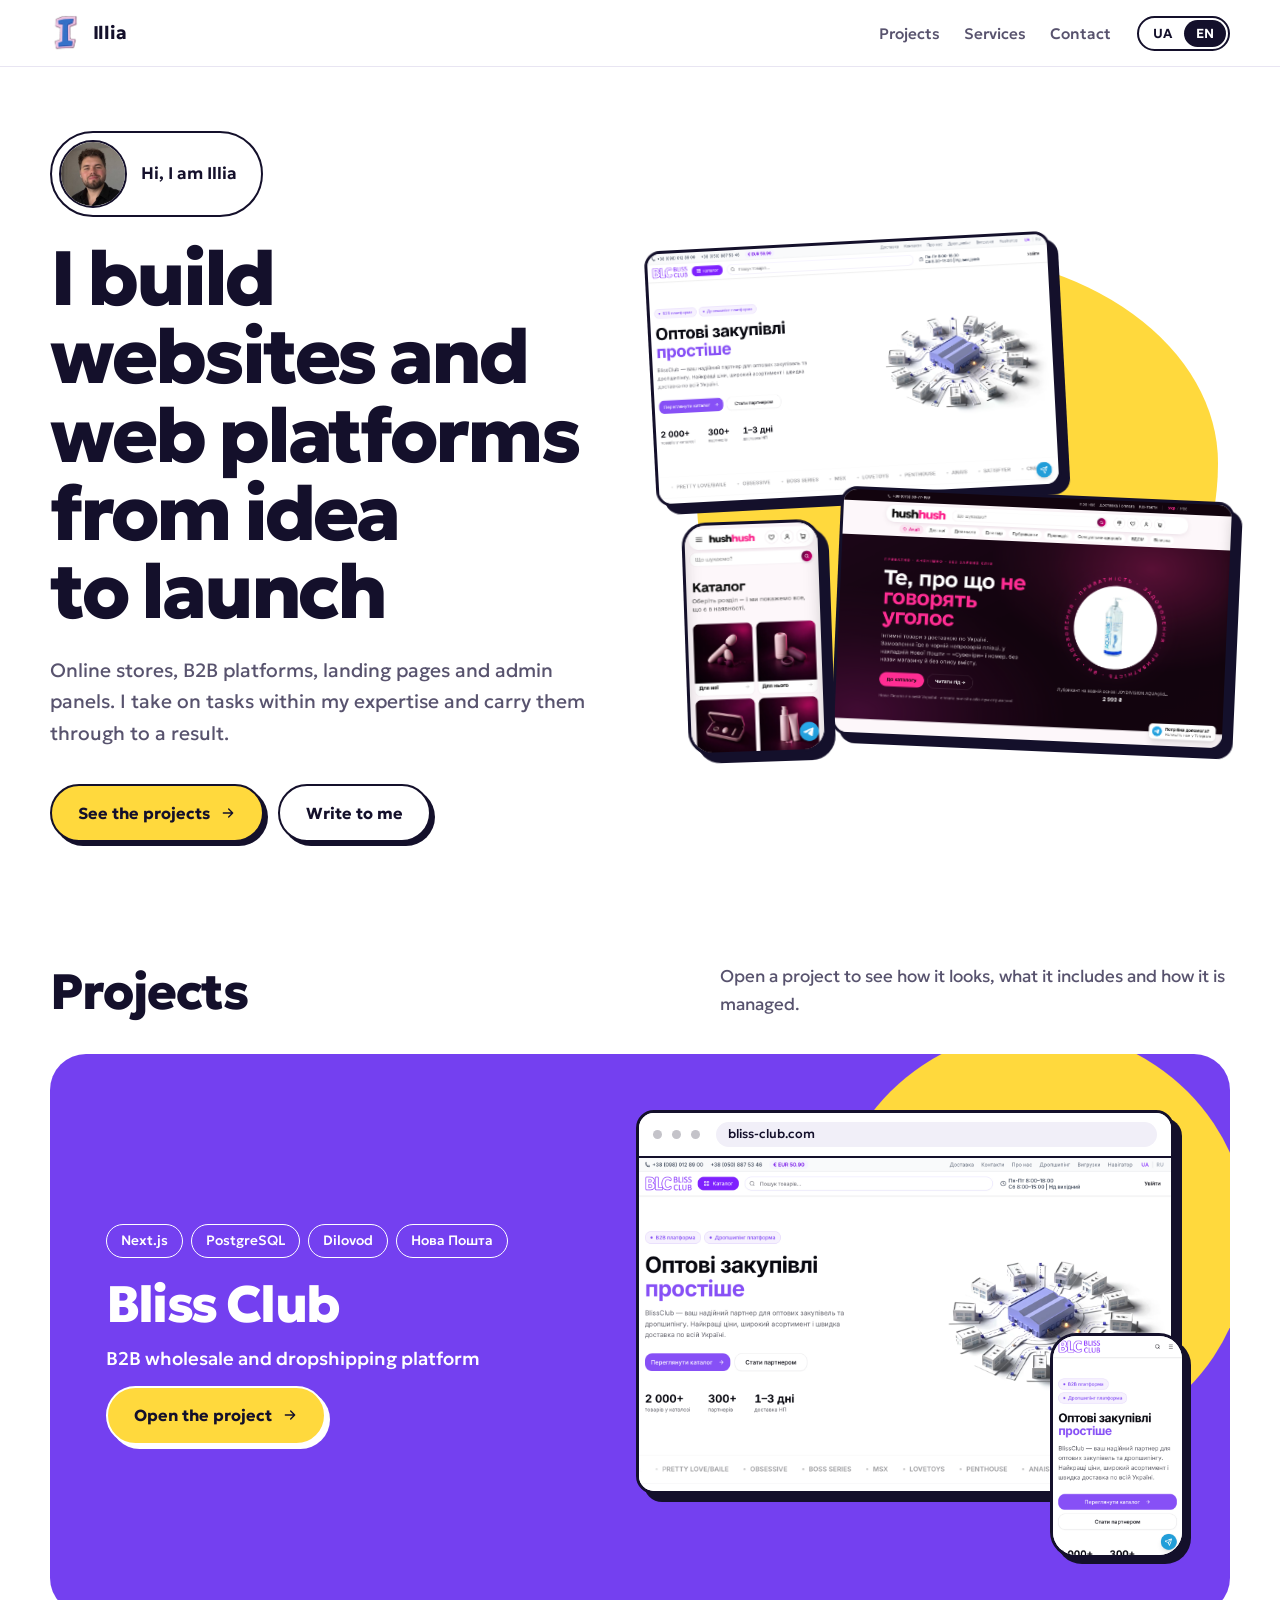
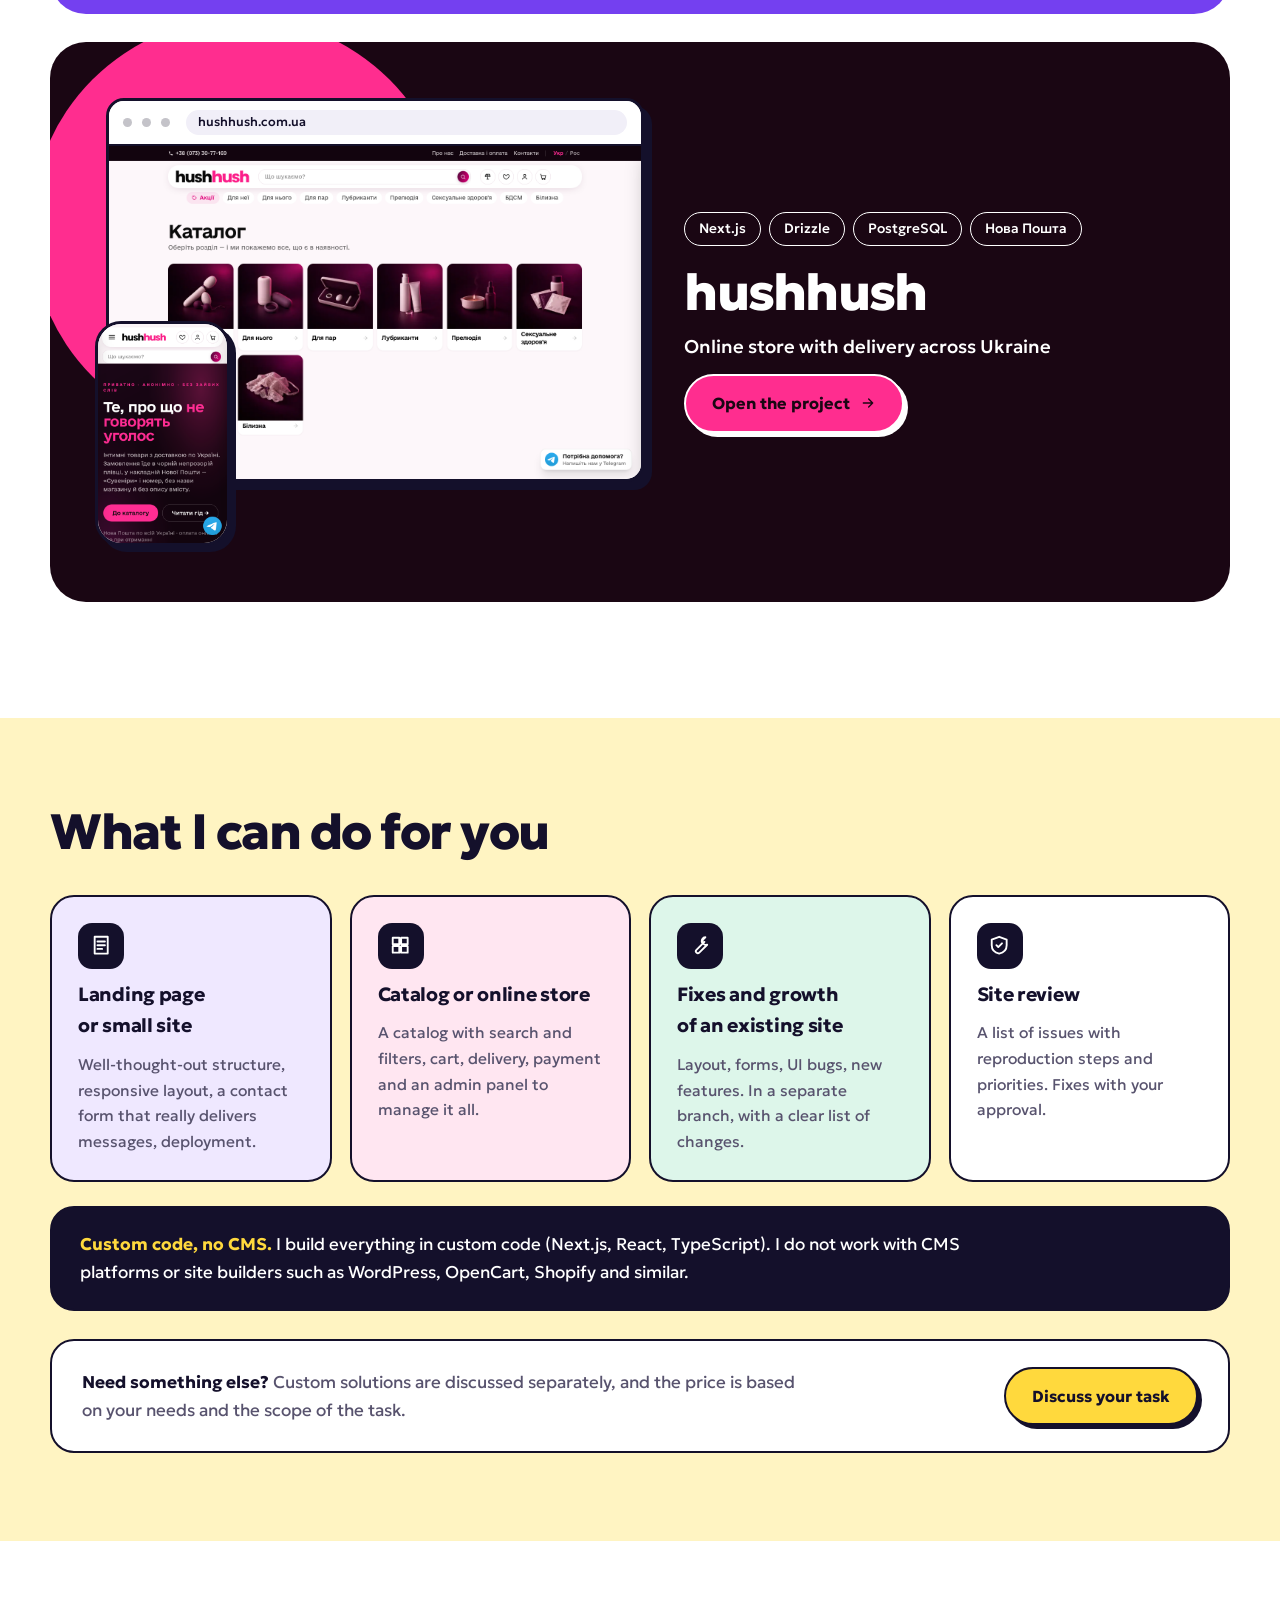
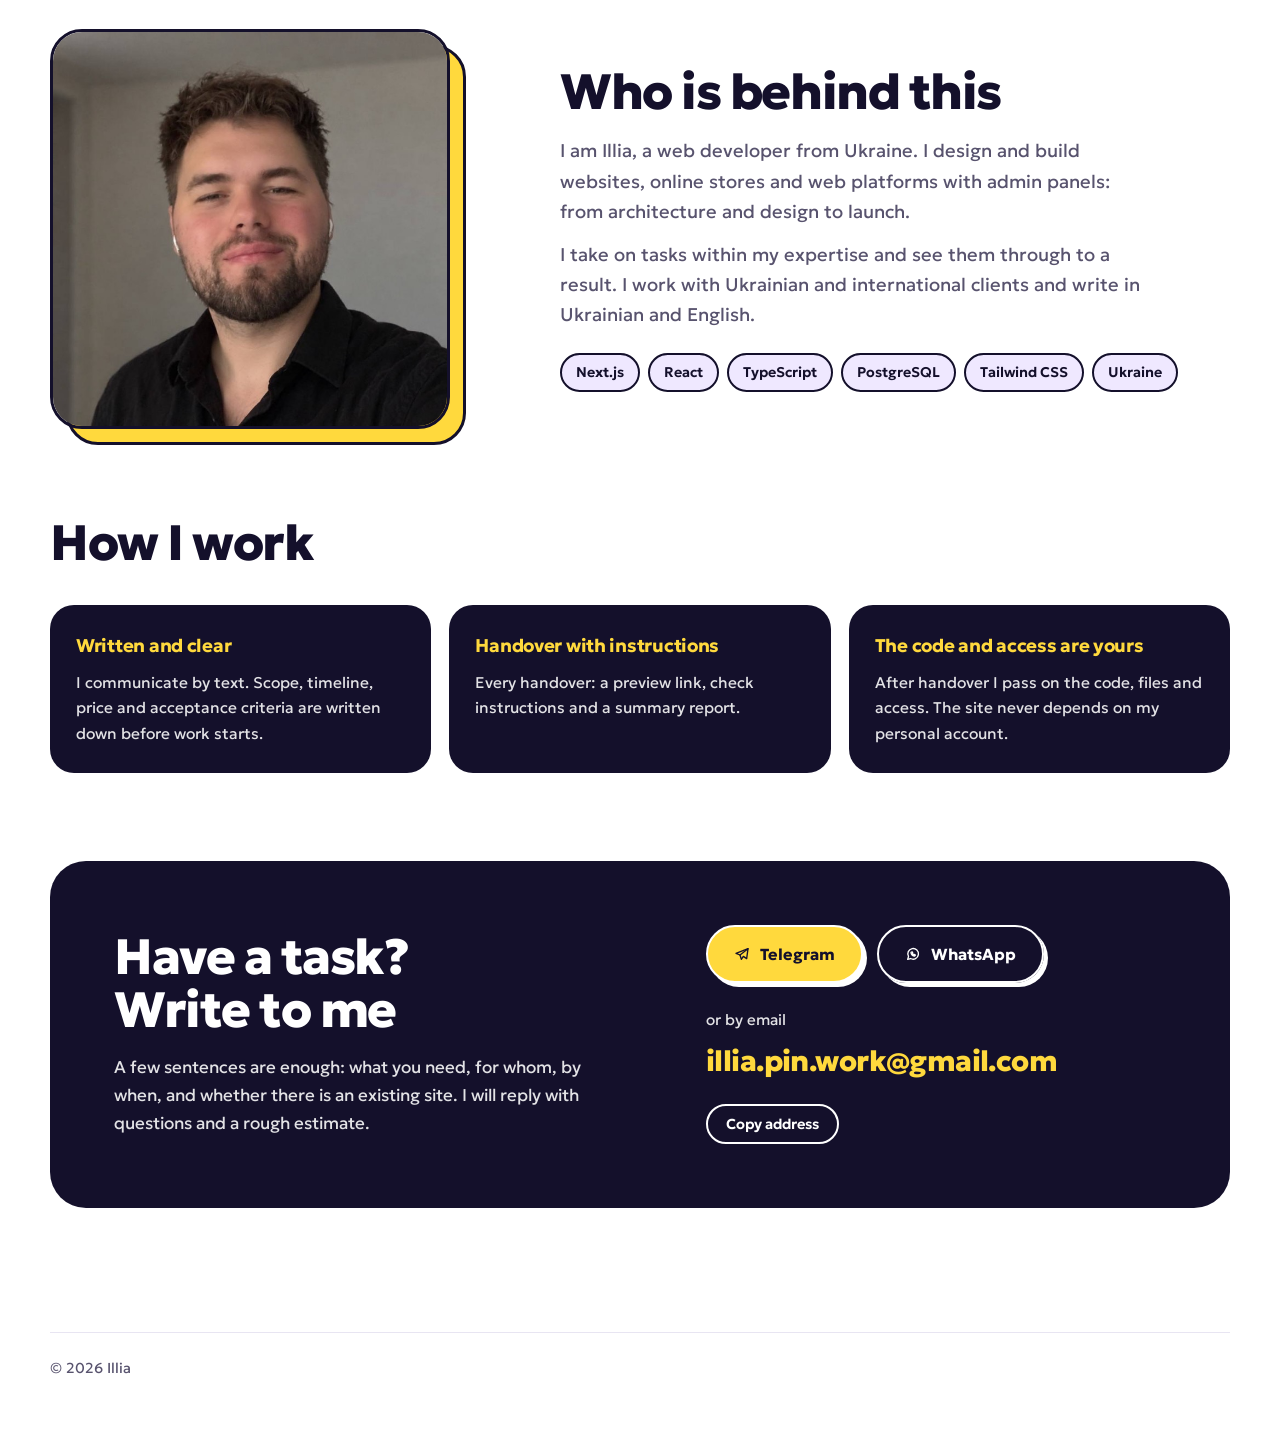
<file: index.html>
<!doctype html>
<html lang="uk" data-title-uk="Ілля — веб-розробник: сайти, магазини, веб-платформи" data-title-en="Illia — web developer: websites, online stores, web platforms">
<head>
<meta charset="utf-8">
<meta name="viewport" content="width=device-width, initial-scale=1">
<title>Ілля — веб-розробник: сайти, магазини, веб-платформи</title>
<meta name="description" content="Веб-розробник з України: сайти, інтернет-магазини й веб-платформи з адмін-панеллю — від ідеї до запуску. Проєкти, послуги, контакти.">
<link rel="canonical" href="https://wocky-wocky.github.io/portfolio/">
<meta property="og:type" content="website">
<meta property="og:url" content="https://wocky-wocky.github.io/portfolio/">
<meta property="og:title" content="Ілля — веб-розробник: сайти, магазини, веб-платформи">
<meta property="og:description" content="Сайти, інтернет-магазини й веб-платформи з адмін-панеллю — від ідеї до запуску.">
<meta property="og:locale" content="uk_UA">
<meta property="og:locale:alternate" content="en_US">
<meta property="og:image" content="https://wocky-wocky.github.io/portfolio/img/og-default.png">
<meta property="og:image:width" content="1200">
<meta property="og:image:height" content="630">
<meta property="og:image:alt" content="Ілля — веб-розробник: сайти, інтернет-магазини, веб-платформи">
<meta name="twitter:card" content="summary_large_image">
<meta name="twitter:image" content="https://wocky-wocky.github.io/portfolio/img/og-default.png">
<meta name="theme-color" content="#FFD93D">
<link rel="icon" type="image/png" sizes="32x32" href="img/favicon-32.png?v=2">
<link rel="apple-touch-icon" href="img/apple-touch-icon.png?v=2">
<link rel="preconnect" href="https://fonts.googleapis.com">
<link rel="preconnect" href="https://fonts.gstatic.com" crossorigin>
<link href="https://fonts.googleapis.com/css2?family=Geologica:wght@400;500;600;700;800&display=swap" rel="stylesheet">
<link rel="stylesheet" href="assets/style.css?v=2">
<script type="application/ld+json">
{"@context":"https://schema.org","@type":"Person","name":"Ілля","alternateName":"Illia","url":"https://wocky-wocky.github.io/portfolio/","image":"https://wocky-wocky.github.io/portfolio/img/ilya.jpg","jobTitle":"Web developer","sameAs":["https://t.me/illiapinwork"],"knowsAbout":["Next.js","React","TypeScript","PostgreSQL"]}
</script>
</head>
<body>
<div class="progress" aria-hidden="true"></div>
<svg width="0" height="0" style="position:absolute" aria-hidden="true">
  <symbol id="i-page" viewBox="0 0 24 24"><path d="M5 3h14v18H5z"/><path d="M8 8h8M8 12h8M8 16h5"/></symbol>
  <symbol id="i-wrench" viewBox="0 0 24 24"><path d="M14.5 6.5a4 4 0 0 0 5 5L11 20a2.1 2.1 0 0 1-3-3l8.5-8.5"/><path d="M14.5 6.5l3-3a4 4 0 0 0-3.5 5.5"/></symbol>
  <symbol id="i-check" viewBox="0 0 24 24"><path d="M12 3l8 3v6c0 5-3.5 8-8 9-4.5-1-8-4-8-9V6z"/><path d="M9 12l2 2 4-4"/></symbol>
  <symbol id="i-grid" viewBox="0 0 24 24"><path d="M4 4h7v7H4zM13 4h7v7h-7zM4 13h7v7H4zM13 13h7v7h-7z"/></symbol>
  <symbol id="i-arrow" viewBox="0 0 24 24"><path d="M5 12h14M13 6l6 6-6 6"/></symbol>
  <symbol id="i-tg" viewBox="0 0 24 24"><path d="M21 4L3 11l6 2.5L11 20l3-4.5 5 3.5z"/><path d="M9 13.5L21 4"/></symbol>
  <symbol id="i-wa" viewBox="0 0 24 24"><path d="M4 20l1.3-4.2A8 8 0 1 1 8.4 18.8z"/><path d="M9 9.5c0 3 2.5 5.5 5.5 5.5l1.2-1.3-2-1-.8.7a4 4 0 0 1-1.8-1.8l.7-.8-1-2z"/></symbol>
</svg>
<a class="skiplink" href="#main">Перейти до змісту</a>

<header class="top">
  <div class="wrap">
    <a class="brand" href="#top"><img src="img/logo.png" width="33" height="38" alt=""><span data-l="uk">Ілля</span><span data-l="en">Illia</span></a>
    <div class="nav">
      <nav aria-label="Main">
        <ul>
          <li><a href="#projects"><span data-l="uk">Проєкти</span><span data-l="en">Projects</span></a></li>
          <li><a href="#services"><span data-l="uk">Послуги</span><span data-l="en">Services</span></a></li>
          <li><a href="#contact"><span data-l="uk">Контакт</span><span data-l="en">Contact</span></a></li>
        </ul>
      </nav>
      <div class="lang" role="group" aria-label="Мова / Language">
        <button type="button" data-set="uk" aria-pressed="true">UA</button>
        <button type="button" data-set="en" aria-pressed="false">EN</button>
      </div>
    </div>
  </div>
</header>

<main id="main">
<div class="wrap hero" id="top">
  <div>
    <div class="hello"><img src="img/ilya-sm.jpg" width="192" height="192" alt="Фото: Ілля, веб-розробник / Photo: Illia, web developer"><span data-l="uk">Привіт, я Ілля</span><span data-l="en">Hi, I am Illia</span></div>
    <h1>
      <span data-l="uk">Створюю сайти й веб-платформи від ідеї до запуску</span>
      <span data-l="en">I build websites and web platforms from idea to launch</span>
    </h1>
    <p class="lead" data-l="uk">Інтернет-магазини, B2B-платформи, лендинги та адмін-панелі. Беруся за задачі в межах своєї експертизи й доводжу їх до результату.</p>
    <p class="lead" data-l="en">Online stores, B2B platforms, landing pages and admin panels. I take on tasks within my expertise and carry them through to a result.</p>
    <div class="btns">
      <a class="btn" href="#projects"><span data-l="uk">Дивитися проєкти</span><span data-l="en">See the projects</span><svg class="i" aria-hidden="true"><use href="#i-arrow"/></svg></a>
      <a class="btn alt" href="#contact"><span data-l="uk">Написати мені</span><span data-l="en">Write to me</span></a>
    </div>
  </div>
  <div class="collage" aria-hidden="true">
    <div class="shot a"><img src="img/bc-desktop-home.png" width="1440" height="900" alt=""></div>
    <div class="shot b"><img src="img/hh-desktop-home.png" width="1440" height="900" alt=""></div>
    <div class="shot p"><img src="img/hh-mobile-catalog.png" width="780" height="1328" alt=""></div>
  </div>
</div>

<section class="sec" id="projects" style="padding-top:24px" aria-labelledby="proj-h">
  <div class="wrap">
    <div class="sec-head">
      <h2 id="proj-h"><span data-l="uk">Проєкти</span><span data-l="en">Projects</span></h2>
      <p data-l="uk">Відкрийте проєкт, щоб побачити, як він виглядає, що в ньому є і як керується.</p>
      <p data-l="en">Open a project to see how it looks, what it includes and how it is managed.</p>
    </div>

    <article class="proj bliss on-dark">
      <div>
        <ul class="tags"><li>Next.js</li><li>PostgreSQL</li><li>Dilovod</li><li>Нова Пошта</li></ul>
        <h3><a href="projects/bliss-club.html">Bliss Club</a></h3>
        <p class="sub" data-l="uk">B2B-платформа оптових поставок і дропшипінгу</p>
        <p class="sub" data-l="en">B2B wholesale and dropshipping platform</p>
        <div class="btns go"><a class="btn" href="projects/bliss-club.html"><span data-l="uk">Відкрити проєкт</span><span data-l="en">Open the project</span><svg class="i" aria-hidden="true"><use href="#i-arrow"/></svg></a></div>
      </div>
      <div class="proj-visual" aria-hidden="true">
        <div class="browser"><div class="browser-bar"><i></i><i></i><i></i><span>bliss-club.com</span></div><img src="img/bc-desktop-home.png" width="1440" height="900" alt="" loading="lazy"></div>
        <div class="phone"><img src="img/bc-mobile-home.png" width="780" height="1328" alt="" loading="lazy"></div>
      </div>
    </article>

    <article class="proj hush on-dark">
      <div>
        <ul class="tags"><li>Next.js</li><li>Drizzle</li><li>PostgreSQL</li><li>Нова Пошта</li></ul>
        <h3><a href="projects/hushhush.html">hushhush</a></h3>
        <p class="sub" data-l="uk">Інтернет-магазин із доставкою по Україні</p>
        <p class="sub" data-l="en">Online store with delivery across Ukraine</p>
        <div class="btns go"><a class="btn" href="projects/hushhush.html"><span data-l="uk">Відкрити проєкт</span><span data-l="en">Open the project</span><svg class="i" aria-hidden="true"><use href="#i-arrow"/></svg></a></div>
      </div>
      <div class="proj-visual" aria-hidden="true">
        <div class="browser"><div class="browser-bar"><i></i><i></i><i></i><span>hushhush.com.ua</span></div><img src="img/hh-desktop-catalog.png" width="1440" height="900" alt="" loading="lazy"></div>
        <div class="phone"><img src="img/hh-mobile-home.png" width="780" height="1328" alt="" loading="lazy"></div>
      </div>
    </article>
  </div>
</section>

<section class="sec services" id="services" aria-labelledby="serv-h">
  <div class="wrap">
    <div class="sec-head">
      <h2 id="serv-h"><span data-l="uk">Що можу зробити для вас</span><span data-l="en">What I can do for you</span></h2>
    </div>
    <div class="tiles">
      <article class="tile">
        <span class="ico"><svg class="i" aria-hidden="true"><use href="#i-page"/></svg></span>
        <h3 data-l="uk">Лендинг або невеликий сайт</h3><h3 data-l="en">Landing page or small site</h3>
        <p data-l="uk">Продумана структура, адаптивний вигляд, форма зв'язку, що справді доставляє повідомлення, публікація.</p>
        <p data-l="en">Well-thought-out structure, responsive layout, a contact form that really delivers messages, deployment.</p>
      </article>
      <article class="tile">
        <span class="ico"><svg class="i" aria-hidden="true"><use href="#i-grid"/></svg></span>
        <h3 data-l="uk">Каталог або інтернет-магазин</h3><h3 data-l="en">Catalog or online store</h3>
        <p data-l="uk">Каталог із пошуком і фільтрами, кошик, доставка, оплата та адмін-панель для керування.</p>
        <p data-l="en">A catalog with search and filters, cart, delivery, payment and an admin panel to manage it all.</p>
      </article>
      <article class="tile">
        <span class="ico"><svg class="i" aria-hidden="true"><use href="#i-wrench"/></svg></span>
        <h3 data-l="uk">Правки й розвиток чинного сайту</h3><h3 data-l="en">Fixes and growth of an existing site</h3>
        <p data-l="uk">Верстка, форми, помилки інтерфейсу, нові функції. В окремій гілці, зі зрозумілим переліком змін.</p>
        <p data-l="en">Layout, forms, UI bugs, new features. In a separate branch, with a clear list of changes.</p>
      </article>
      <article class="tile">
        <span class="ico"><svg class="i" aria-hidden="true"><use href="#i-check"/></svg></span>
        <h3 data-l="uk">Перевірка сайту</h3><h3 data-l="en">Site review</h3>
        <p data-l="uk">Список проблем із кроками відтворення й пріоритетами. Виправлення за вашим погодженням.</p>
        <p data-l="en">A list of issues with reproduction steps and priorities. Fixes with your approval.</p>
      </article>
    </div>
    <div class="stackline on-dark">
      <p data-l="uk"><b>Власний код, без CMS.</b> Усе розробляю на власному коді (Next.js, React, TypeScript). Із CMS і конструкторами, як-от WordPress, OpenCart, Shopify та подібними, не працюю.</p>
      <p data-l="en"><b>Custom code, no CMS.</b> I build everything in custom code (Next.js, React, TypeScript). I do not work with CMS platforms or site builders such as WordPress, OpenCart, Shopify and similar.</p>
    </div>
    <div class="custom">
      <p data-l="uk"><b>Потрібно щось інше?</b> Розробку нестандартних рішень обговорюємо окремо, а вартість визначається на основі ваших потреб і обсягу задачі.</p>
      <p data-l="en"><b>Need something else?</b> Custom solutions are discussed separately, and the price is based on your needs and the scope of the task.</p>
      <a class="btn" href="#contact"><span data-l="uk">Обговорити задачу</span><span data-l="en">Discuss your task</span></a>
    </div>
  </div>
</section>

<section class="sec" aria-labelledby="about-h">
  <div class="wrap about">
    <div class="about-photo"><img src="img/ilya.jpg" width="720" height="720" loading="lazy" alt="Портрет: Ілля, веб-розробник, усміхається в темній сорочці / Portrait: Illia, web developer, smiling in a dark shirt"></div>
    <div>
      <h2 id="about-h"><span data-l="uk">Хто за цим стоїть</span><span data-l="en">Who is behind this</span></h2>
      <p data-l="uk">Я Ілля, веб-розробник з України. Проєктую й розробляю сайти, інтернет-магазини та веб-платформи з адмін-панелями: від архітектури й дизайну до запуску.</p>
      <p data-l="en">I am Illia, a web developer from Ukraine. I design and build websites, online stores and web platforms with admin panels: from architecture and design to launch.</p>
      <p data-l="uk">Беруся за задачі в межах своєї експертизи й доводжу їх до результату. Працюю з українськими та міжнародними клієнтами, листуюся українською й англійською.</p>
      <p data-l="en">I take on tasks within my expertise and see them through to a result. I work with Ukrainian and international clients and write in Ukrainian and English.</p>
      <ul class="chips" aria-label="Stack"><li>Next.js</li><li>React</li><li>TypeScript</li><li>PostgreSQL</li><li>Tailwind CSS</li><li data-l="uk">Україна</li><li data-l="en">Ukraine</li></ul>
    </div>
  </div>
</section>

<section class="sec" style="padding-top:0" aria-labelledby="how-h">
  <div class="wrap">
    <div class="sec-head"><h2 id="how-h"><span data-l="uk">Як я працюю</span><span data-l="en">How I work</span></h2></div>
    <div class="how">
      <div><h3 data-l="uk">Письмово й зрозуміло</h3><h3 data-l="en">Written and clear</h3><p data-l="uk">Спілкуюся текстом. Обсяг, строки, ціну й критерії приймання фіксуємо до початку роботи.</p><p data-l="en">I communicate by text. Scope, timeline, price and acceptance criteria are written down before work starts.</p></div>
      <div><h3 data-l="uk">Здача з інструкцією</h3><h3 data-l="en">Handover with instructions</h3><p data-l="uk">Кожна здача: посилання для перегляду, інструкція перевірки й підсумковий звіт.</p><p data-l="en">Every handover: a preview link, check instructions and a summary report.</p></div>
      <div><h3 data-l="uk">Код і доступи ваші</h3><h3 data-l="en">The code and access are yours</h3><p data-l="uk">Після здачі передаю код, файли й доступи. Сайт не залежить від мого особистого акаунта.</p><p data-l="en">After handover I pass on the code, files and access. The site never depends on my personal account.</p></div>
    </div>
  </div>
</section>

<section class="sec" id="contact" style="padding-top:0" aria-labelledby="cont-h">
  <div class="wrap">
    <div class="contact on-dark">
      <div>
        <h2 id="cont-h"><span data-l="uk">Є задача? Напишіть</span><span data-l="en">Have a task? Write to me</span></h2>
        <p data-l="uk">Достатньо кількох речень: що потрібно, для кого, до якої дати і чи є чинний сайт. Я відповім питаннями й орієнтовною оцінкою.</p>
        <p data-l="en">A few sentences are enough: what you need, for whom, by when, and whether there is an existing site. I will reply with questions and a rough estimate.</p>
      </div>
      <div>
        <div class="btns">
          <a class="btn" href="https://t.me/illiapinwork" rel="noopener" target="_blank"><svg class="i" aria-hidden="true"><use href="#i-tg"/></svg>Telegram</a>
          <a class="btn alt" href="https://wa.me/380956356499" rel="noopener" target="_blank"><svg class="i" aria-hidden="true"><use href="#i-wa"/></svg>WhatsApp</a>
        </div>
        <p class="or"><span data-l="uk">або на пошту</span><span data-l="en">or by email</span></p>
        <a class="mail" id="mail" href="mailto:illia.pin.work@gmail.com">illia.pin.work@gmail.com</a>
        <button type="button" class="copy" id="copy"><span data-l="uk">Скопіювати адресу</span><span data-l="en">Copy address</span></button>
        <span class="sr" id="copy-status" role="status" aria-live="polite"></span>
      </div>
    </div>
  </div>
</section>
</main>

<footer>
  <div class="wrap">
    <span data-l="uk">© 2026 Ілля</span><span data-l="en">© 2026 Illia</span>
  </div>
</footer>
<script src="assets/site.js"></script>
</body>
</html>
</file>
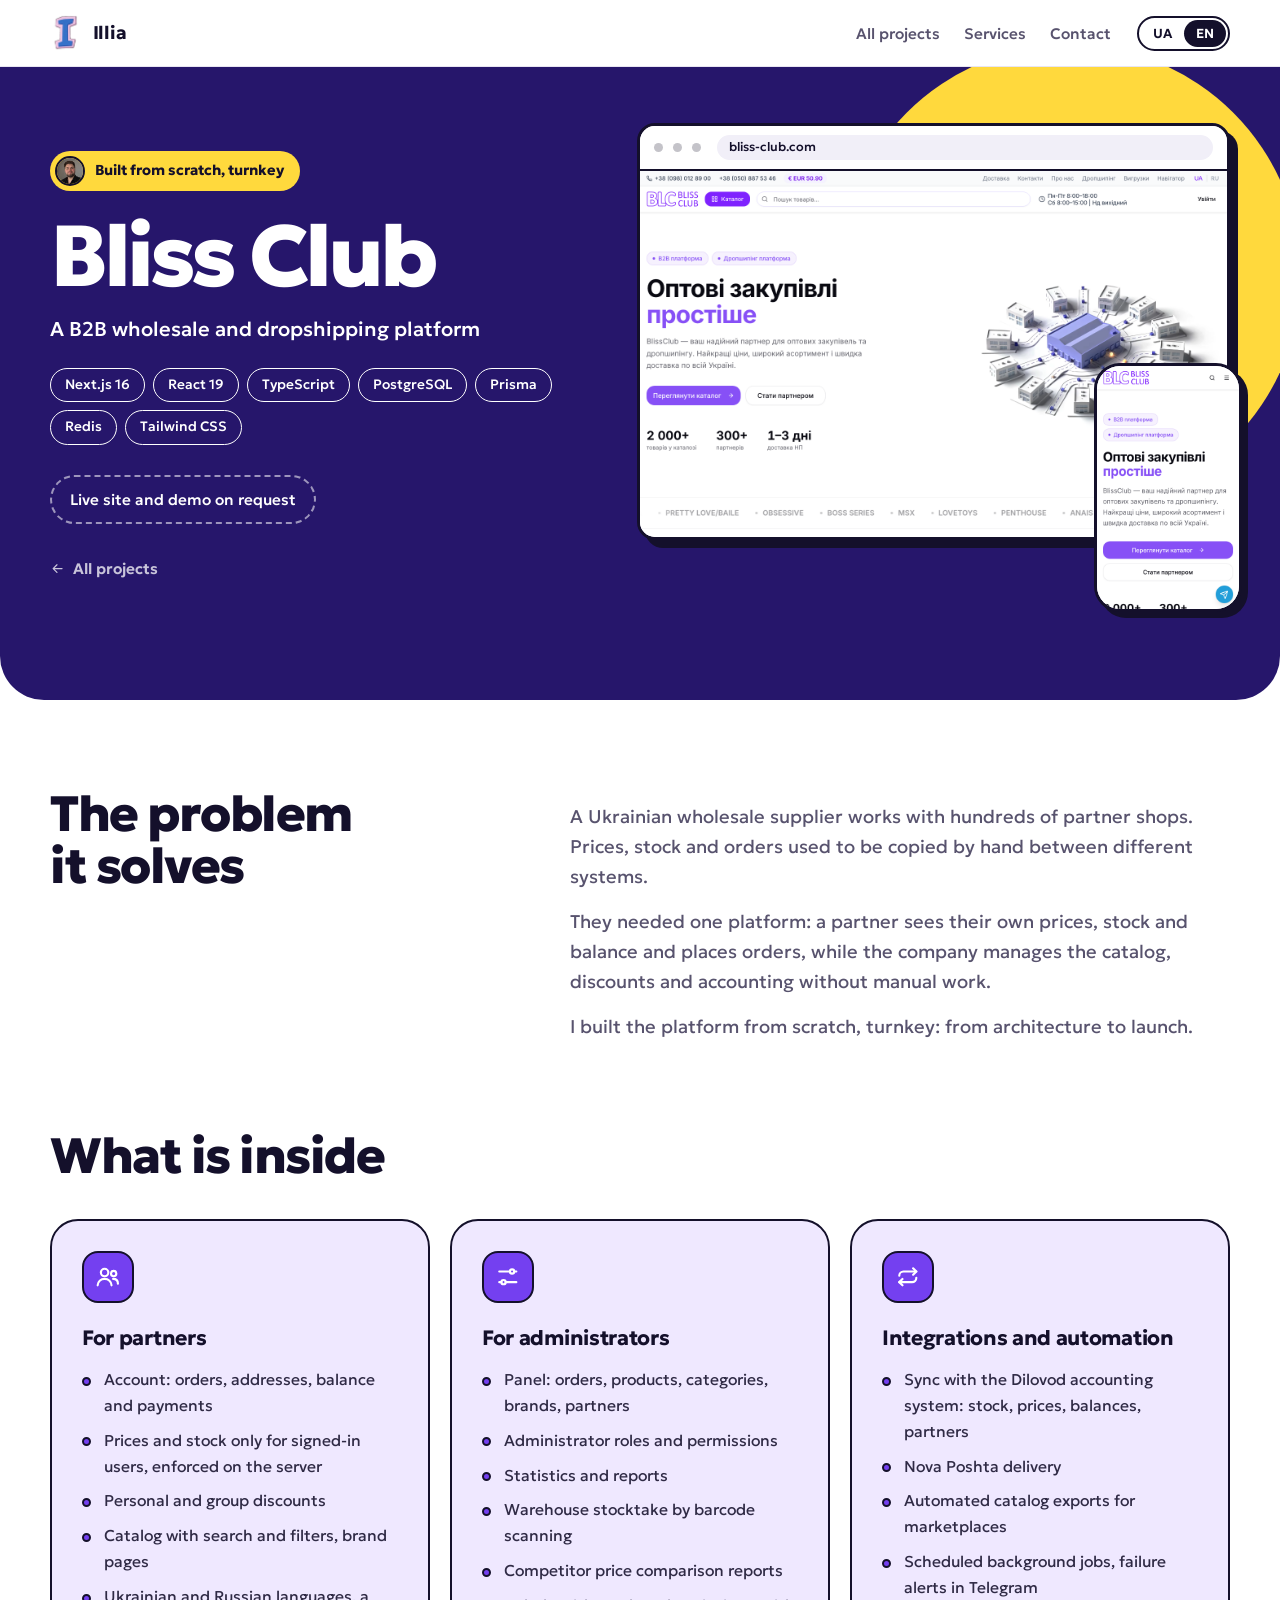
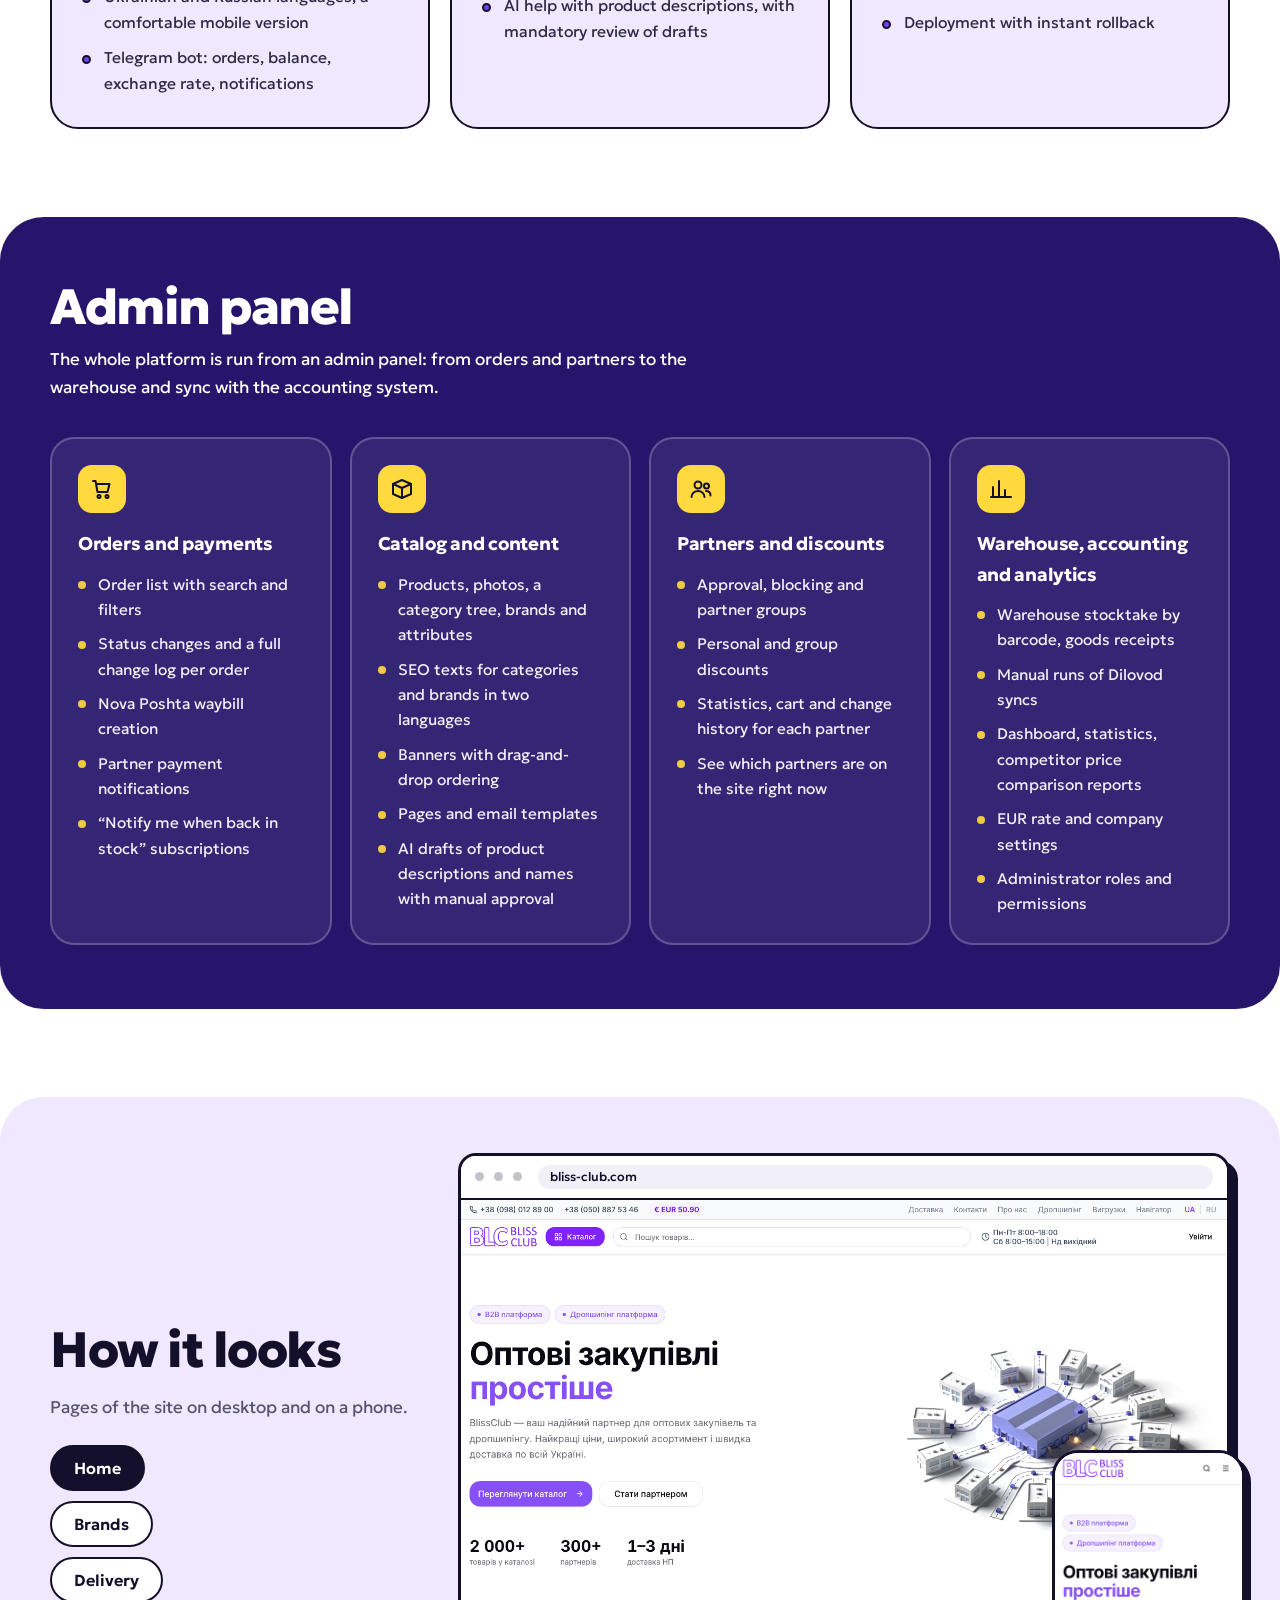
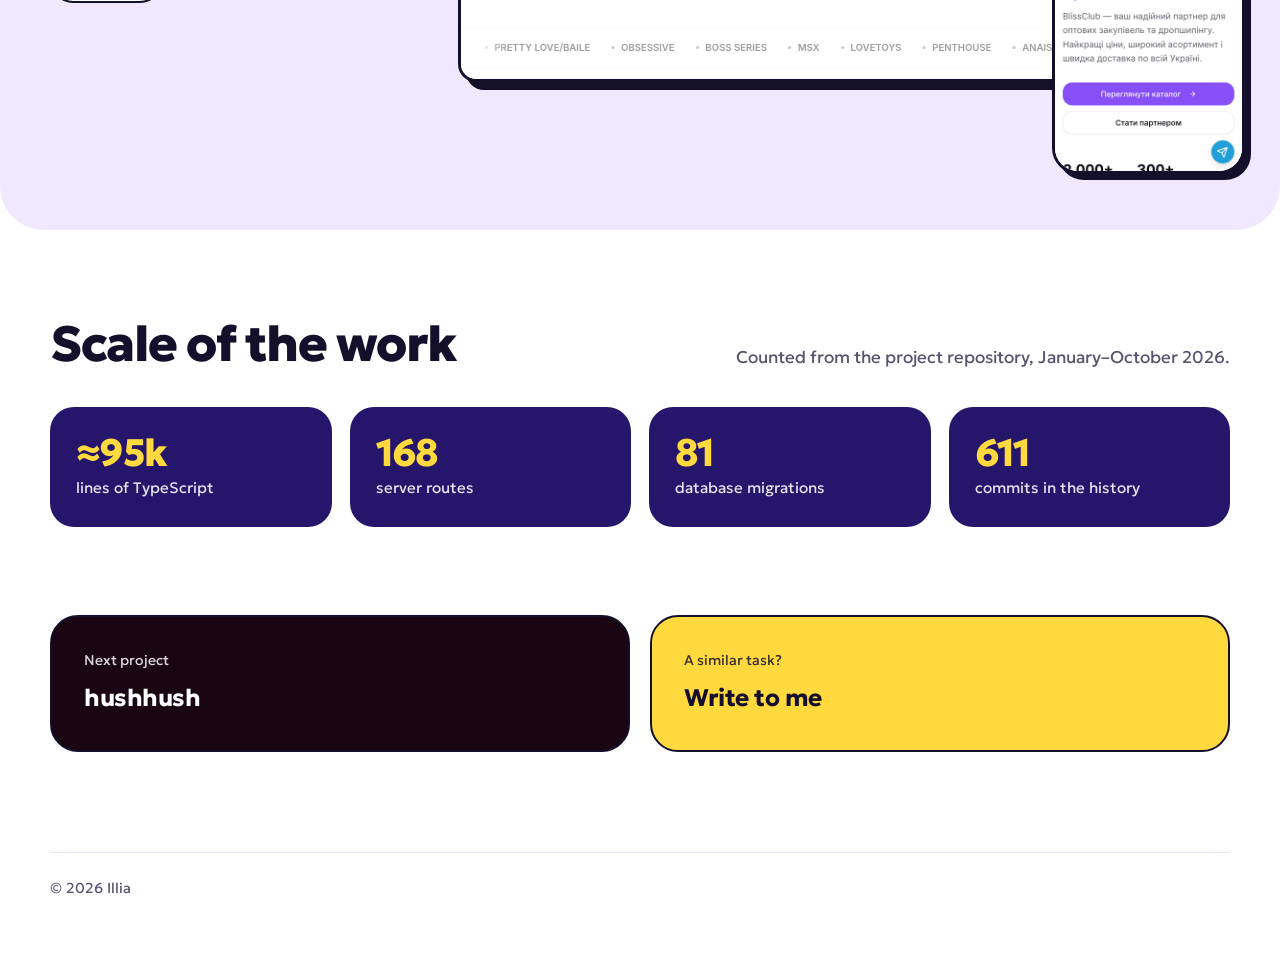
<file: projects/bliss-club.html>
<!doctype html>
<html lang="uk" data-title-uk="Bliss Club — кейс | Ілля" data-title-en="Bliss Club — case study | Illia">
<head>
<meta charset="utf-8">
<meta name="viewport" content="width=device-width, initial-scale=1">
<title>Bliss Club — кейс | Ілля</title>
<meta name="description" content="Bliss Club: B2B-платформа оптових поставок і дропшипінгу. Кабінет партнера, адмінка, синхронізація з Dilovod, Нова Пошта, вигрузки для маркетплейсів.">
<link rel="canonical" href="https://wocky-wocky.github.io/portfolio/projects/bliss-club.html">
<meta property="og:type" content="article">
<meta property="og:url" content="https://wocky-wocky.github.io/portfolio/projects/bliss-club.html">
<meta property="og:title" content="Bliss Club — B2B-платформа оптових поставок">
<meta property="og:description" content="Кабінет партнера, адмінка, синхронізація з обліковою системою, Нова Пошта.">
<meta property="og:image" content="https://wocky-wocky.github.io/portfolio/img/bc-desktop-home.png">
<meta name="twitter:card" content="summary_large_image">
<meta name="theme-color" content="#26166B">
<link rel="icon" type="image/png" sizes="32x32" href="../img/favicon-32.png?v=2">
<link rel="apple-touch-icon" href="../img/apple-touch-icon.png?v=2">
<link rel="preconnect" href="https://fonts.googleapis.com">
<link rel="preconnect" href="https://fonts.gstatic.com" crossorigin>
<link href="https://fonts.googleapis.com/css2?family=Geologica:wght@400;500;600;700;800&display=swap" rel="stylesheet">
<link rel="stylesheet" href="../assets/style.css?v=2">
</head>
<body class="theme-bliss">
<div class="progress" aria-hidden="true"></div>
<svg width="0" height="0" style="position:absolute" aria-hidden="true">
  <symbol id="i-users" viewBox="0 0 24 24"><circle cx="9" cy="8" r="3.5"/><path d="M2.5 20c0-3.6 3-6 6.5-6s6.5 2.4 6.5 6"/><circle cx="17.5" cy="9" r="2.5"/><path d="M17 14c2.6 0 4.5 1.7 4.5 4.5"/></symbol>
  <symbol id="i-sliders" viewBox="0 0 24 24"><path d="M4 7h10M18 7h2M4 17h2M10 17h10"/><circle cx="16" cy="7" r="2"/><circle cx="8" cy="17" r="2"/></symbol>
  <symbol id="i-sync" viewBox="0 0 24 24"><path d="M20 7H8a4 4 0 0 0-4 4M4 17h12a4 4 0 0 0 4-4"/><path d="M17 4l3 3-3 3M7 20l-3-3 3-3"/></symbol>
  <symbol id="i-cart" viewBox="0 0 24 24"><path d="M3 4h2.5l2 11h10l2-8H7"/><circle cx="9" cy="19.5" r="1.5"/><circle cx="17" cy="19.5" r="1.5"/></symbol>
  <symbol id="i-box" viewBox="0 0 24 24"><path d="M3 7l9-4 9 4v10l-9 4-9-4z"/><path d="M3 7l9 4 9-4M12 11v10"/></symbol>
  <symbol id="i-chart" viewBox="0 0 24 24"><path d="M4 20V10M10 20V4M16 20v-7M22 20H2"/></symbol>
  <symbol id="i-chat" viewBox="0 0 24 24"><path d="M4 5h16v11H9l-5 4z"/></symbol>
  <symbol id="i-tag" viewBox="0 0 24 24"><path d="M3 12l9-9h8v8l-9 9z"/><circle cx="15.5" cy="8.5" r="1.5"/></symbol>
  <symbol id="i-arrow" viewBox="0 0 24 24"><path d="M5 12h14M13 6l6 6-6 6"/></symbol>
  <symbol id="i-back" viewBox="0 0 24 24"><path d="M19 12H5M11 6l-6 6 6 6"/></symbol>
</svg>
<a class="skiplink" href="#main">Перейти до змісту</a>

<header class="top">
  <div class="wrap">
    <a class="brand" href="../index.html"><img src="../img/logo.png" width="33" height="38" alt=""><span data-l="uk">Ілля</span><span data-l="en">Illia</span></a>
    <div class="nav">
      <nav aria-label="Main">
        <ul>
          <li><a href="../index.html#projects"><span data-l="uk">Усі проєкти</span><span data-l="en">All projects</span></a></li>
          <li><a href="../index.html#services"><span data-l="uk">Послуги</span><span data-l="en">Services</span></a></li>
          <li><a href="../index.html#contact"><span data-l="uk">Контакт</span><span data-l="en">Contact</span></a></li>
        </ul>
      </nav>
      <div class="lang" role="group" aria-label="Мова / Language">
        <button type="button" data-set="uk" aria-pressed="true">UA</button>
        <button type="button" data-set="en" aria-pressed="false">EN</button>
      </div>
    </div>
  </div>
</header>

<main id="main">
<section class="phero on-dark">
  <div class="wrap grid">
    <div>
      <span class="role"><img src="../img/ilya-sm.jpg" width="192" height="192" alt=""><span data-l="uk">Розробка з нуля під ключ</span><span data-l="en">Built from scratch, turnkey</span></span>
      <h1>Bliss Club</h1>
      <p class="sub" data-l="uk">B2B-платформа оптових поставок і дропшипінгу</p>
      <p class="sub" data-l="en">A B2B wholesale and dropshipping platform</p>
      <ul class="tagrow"><li>Next.js 16</li><li>React 19</li><li>TypeScript</li><li>PostgreSQL</li><li>Prisma</li><li>Redis</li><li>Tailwind CSS</li></ul>
      <p class="onreq"><span data-l="uk">Живий сайт і демо за запитом</span><span data-l="en">Live site and demo on request</span></p>
      <p><a class="back" href="../index.html#projects"><svg class="i" aria-hidden="true"><use href="#i-back"/></svg><span data-l="uk">Усі проєкти</span><span data-l="en">All projects</span></a></p>
    </div>
    <div class="proj-visual" aria-hidden="true">
      <div class="browser"><div class="browser-bar"><i></i><i></i><i></i><span>bliss-club.com</span></div><img src="../img/bc-desktop-home.png" width="1440" height="900" alt=""></div>
      <div class="phone"><img src="../img/bc-mobile-home.png" width="780" height="1328" alt=""></div>
    </div>
  </div>
</section>

<section class="sec" aria-labelledby="task-h">
  <div class="wrap intro">
    <h2 id="task-h"><span data-l="uk">Яку задачу вирішує</span><span data-l="en">The problem it solves</span></h2>
    <div>
      <p data-l="uk">Український оптовий постачальник працює з сотнями магазинів-партнерів. Раніше ціни, залишки й замовлення доводилося переносити вручну між різними системами.</p>
      <p data-l="en">A Ukrainian wholesale supplier works with hundreds of partner shops. Prices, stock and orders used to be copied by hand between different systems.</p>
      <p data-l="uk">Потрібна була одна платформа: партнер сам бачить свої ціни, залишки й баланс і оформлює замовлення, а компанія керує каталогом, знижками й обліком без ручної роботи.</p>
      <p data-l="en">They needed one platform: a partner sees their own prices, stock and balance and places orders, while the company manages the catalog, discounts and accounting without manual work.</p>
      <p data-l="uk">Я розробив платформу з нуля під ключ: від архітектури до запуску.</p>
      <p data-l="en">I built the platform from scratch, turnkey: from architecture to launch.</p>
    </div>
  </div>
</section>

<section class="sec" style="padding-top:0" aria-labelledby="feat-h">
  <div class="wrap">
    <div class="sec-head"><h2 id="feat-h"><span data-l="uk">Що всередині</span><span data-l="en">What is inside</span></h2></div>
    <div class="feats">
      <article class="feat">
        <span class="ico"><svg class="i" aria-hidden="true"><use href="#i-users"/></svg></span>
        <h3 data-l="uk">Для партнерів</h3><h3 data-l="en">For partners</h3>
        <ul data-l="uk">
          <li>Кабінет: замовлення, адреси, баланс і оплати</li>
          <li>Ціни й залишки лише для авторизованих, перевірка на сервері</li>
          <li>Особисті й групові знижки</li>
          <li>Каталог із пошуком і фільтрами, сторінки брендів</li>
          <li>Українська й російська мови, зручна мобільна версія</li>
          <li>Telegram-бот: замовлення, баланс, курс, сповіщення</li>
        </ul>
        <ul data-l="en">
          <li>Account: orders, addresses, balance and payments</li>
          <li>Prices and stock only for signed-in users, enforced on the server</li>
          <li>Personal and group discounts</li>
          <li>Catalog with search and filters, brand pages</li>
          <li>Ukrainian and Russian languages, a comfortable mobile version</li>
          <li>Telegram bot: orders, balance, exchange rate, notifications</li>
        </ul>
      </article>
      <article class="feat">
        <span class="ico"><svg class="i" aria-hidden="true"><use href="#i-sliders"/></svg></span>
        <h3 data-l="uk">Для адміністрації</h3><h3 data-l="en">For administrators</h3>
        <ul data-l="uk">
          <li>Панель: замовлення, товари, категорії, бренди, партнери</li>
          <li>Ролі й права доступу адміністраторів</li>
          <li>Статистика й звіти</li>
          <li>Ревізія складу за штрихкодами</li>
          <li>Звіти порівняння цін із конкурентами</li>
          <li>AI-допомога з описами товарів з обов'язковим переглядом чернеток</li>
        </ul>
        <ul data-l="en">
          <li>Panel: orders, products, categories, brands, partners</li>
          <li>Administrator roles and permissions</li>
          <li>Statistics and reports</li>
          <li>Warehouse stocktake by barcode scanning</li>
          <li>Competitor price comparison reports</li>
          <li>AI help with product descriptions, with mandatory review of drafts</li>
        </ul>
      </article>
      <article class="feat">
        <span class="ico"><svg class="i" aria-hidden="true"><use href="#i-sync"/></svg></span>
        <h3 data-l="uk">Інтеграції й автоматизація</h3><h3 data-l="en">Integrations and automation</h3>
        <ul data-l="uk">
          <li>Синхронізація з обліковою системою Dilovod: залишки, ціни, баланси, партнери</li>
          <li>Нова Пошта для доставки</li>
          <li>Автоматичні вигрузки каталогу для маркетплейсів</li>
          <li>Фонові задачі за розкладом, сповіщення про збої в Telegram</li>
          <li>Деплой із миттєвим відкатом</li>
        </ul>
        <ul data-l="en">
          <li>Sync with the Dilovod accounting system: stock, prices, balances, partners</li>
          <li>Nova Poshta delivery</li>
          <li>Automated catalog exports for marketplaces</li>
          <li>Scheduled background jobs, failure alerts in Telegram</li>
          <li>Deployment with instant rollback</li>
        </ul>
      </article>
    </div>
  </div>
</section>

<section class="admin on-dark" aria-labelledby="adm-h">
  <div class="wrap">
    <h2 id="adm-h"><span data-l="uk">Адмін-панель</span><span data-l="en">Admin panel</span></h2>
    <p class="lead" data-l="uk">Усією платформою керують з адмін-панелі: від замовлень і партнерів до складу та синхронізації з обліковою системою.</p>
    <p class="lead" data-l="en">The whole platform is run from an admin panel: from orders and partners to the warehouse and sync with the accounting system.</p>
    <div class="acards">
      <article class="acard"><span class="ico"><svg class="i" aria-hidden="true"><use href="#i-cart"/></svg></span><h3 data-l="uk">Замовлення й оплати</h3><h3 data-l="en">Orders and payments</h3><ul data-l="uk"><li>Список замовлень із пошуком і фільтрами</li><li>Зміна статусів і журнал усіх змін замовлення</li><li>Створення ТТН Нової Пошти</li><li>Повідомлення партнерів про оплату</li><li>Підписки «повідомити, коли з'явиться»</li></ul><ul data-l="en"><li>Order list with search and filters</li><li>Status changes and a full change log per order</li><li>Nova Poshta waybill creation</li><li>Partner payment notifications</li><li>“Notify me when back in stock” subscriptions</li></ul></article>
      <article class="acard"><span class="ico"><svg class="i" aria-hidden="true"><use href="#i-box"/></svg></span><h3 data-l="uk">Каталог і контент</h3><h3 data-l="en">Catalog and content</h3><ul data-l="uk"><li>Товари, фото, категорії деревом, бренди й атрибути</li><li>SEO-тексти категорій і брендів двома мовами</li><li>Банери з перетягуванням порядку</li><li>Сторінки та шаблони листів</li><li>AI-чернетки описів і назв товарів із ручним підтвердженням</li></ul><ul data-l="en"><li>Products, photos, a category tree, brands and attributes</li><li>SEO texts for categories and brands in two languages</li><li>Banners with drag-and-drop ordering</li><li>Pages and email templates</li><li>AI drafts of product descriptions and names with manual approval</li></ul></article>
      <article class="acard"><span class="ico"><svg class="i" aria-hidden="true"><use href="#i-users"/></svg></span><h3 data-l="uk">Партнери й знижки</h3><h3 data-l="en">Partners and discounts</h3><ul data-l="uk"><li>Підтвердження, блокування й групи партнерів</li><li>Особисті та групові знижки</li><li>Статистика, кошик і історія змін кожного партнера</li><li>Перегляд партнерів, які зараз на сайті</li></ul><ul data-l="en"><li>Approval, blocking and partner groups</li><li>Personal and group discounts</li><li>Statistics, cart and change history for each partner</li><li>See which partners are on the site right now</li></ul></article>
      <article class="acard"><span class="ico"><svg class="i" aria-hidden="true"><use href="#i-chart"/></svg></span><h3 data-l="uk">Склад, облік і аналітика</h3><h3 data-l="en">Warehouse, accounting and analytics</h3><ul data-l="uk"><li>Ревізія складу за штрихкодами, прихідні накладні</li><li>Ручний запуск синхронізацій із Dilovod</li><li>Дашборд, статистика, звіти порівняння цін із конкурентами</li><li>Курс EUR і налаштування компанії</li><li>Ролі й права адміністраторів</li></ul><ul data-l="en"><li>Warehouse stocktake by barcode, goods receipts</li><li>Manual runs of Dilovod syncs</li><li>Dashboard, statistics, competitor price comparison reports</li><li>EUR rate and company settings</li><li>Administrator roles and permissions</li></ul></article>
    </div>
  </div>
</section>

<section class="screens" aria-labelledby="scr-h">
  <div class="wrap">
    <div>
      <h2 id="scr-h"><span data-l="uk">Як це виглядає</span><span data-l="en">How it looks</span></h2>
      <p data-l="uk">Сторінки сайту на комп'ютері та на телефоні.</p>
      <p data-l="en">Pages of the site on desktop and on a phone.</p>
      <div class="tabs" role="group" aria-label="Екран / Screen">
        <button type="button" data-view="home" aria-pressed="true"><span data-l="uk">Головна</span><span data-l="en">Home</span></button>
        <button type="button" data-view="brands" aria-pressed="false"><span data-l="uk">Бренди</span><span data-l="en">Brands</span></button>
        <button type="button" data-view="delivery" aria-pressed="false"><span data-l="uk">Доставка</span><span data-l="en">Delivery</span></button>
      </div>
    </div>
    <div class="proj-visual viewer">
      <div class="browser">
        <div class="browser-bar" aria-hidden="true"><i></i><i></i><i></i><span>bliss-club.com</span></div>
        <div class="stack">
        <img data-v="home" src="../img/bc-desktop-home.png" width="1440" height="900" alt="Головна сторінка Bliss Club на комп'ютері: заголовок про оптові закупівлі, кнопки каталогу й ілюстрація складу з магазинами / Bliss Club home page on desktop">
        <img data-v="brands" src="../img/bc-desktop-brands.png" width="1440" height="900" loading="lazy" class="off" aria-hidden="true" alt="Сторінка брендів із пошуком і сіткою карток / Brands page with search and a card grid">
        <img data-v="delivery" src="../img/bc-desktop-delivery.png" width="1440" height="900" loading="lazy" class="off" aria-hidden="true" alt="Сторінка умов доставки з графіком відправок / Delivery terms page with the dispatch schedule">
        </div>
      </div>
      <div class="phone stack">
        <img data-v="home" src="../img/bc-mobile-home.png" width="780" height="1328" alt="Головна Bliss Club на телефоні / Bliss Club home page on a phone">
        <img data-v="brands" src="../img/bc-mobile-brands.png" width="780" height="1328" loading="lazy" class="off" aria-hidden="true" alt="Сторінка брендів на телефоні у дві колонки / Brands page on a phone in two columns">
        <img data-v="delivery" src="../img/bc-mobile-delivery.png" width="780" height="1328" loading="lazy" class="off" aria-hidden="true" alt="Сторінка доставки на телефоні / Delivery page on a phone">
      </div>
    </div>
  </div>
</section>

<section class="sec" aria-labelledby="num-h">
  <div class="wrap">
    <div class="sec-head"><h2 id="num-h"><span data-l="uk">Масштаб роботи</span><span data-l="en">Scale of the work</span></h2><p data-l="uk">Рахунок із репозиторію проєкту, січень–жовтень 2026.</p><p data-l="en">Counted from the project repository, January–October 2026.</p></div>
    <div class="stats">
      <div class="stat"><b>≈95k</b><span data-l="uk">рядків TypeScript</span><span data-l="en">lines of TypeScript</span></div>
      <div class="stat"><b>168</b><span data-l="uk">серверних маршрутів</span><span data-l="en">server routes</span></div>
      <div class="stat"><b>81</b><span data-l="uk">міграція бази даних</span><span data-l="en">database migrations</span></div>
      <div class="stat"><b>611</b><span data-l="uk">комітів в історії</span><span data-l="en">commits in the history</span></div>
    </div>
  </div>
</section>

<section class="sec tight" style="padding-top:0">
  <div class="wrap next">
    <a class="n-hush on-dark" href="hushhush.html"><small data-l="uk">Наступний проєкт</small><small data-l="en">Next project</small><strong>hushhush</strong></a>
    <a class="n-contact" href="../index.html#contact"><small data-l="uk">Є схожа задача?</small><small data-l="en">A similar task?</small><strong data-l="uk">Напишіть мені</strong><strong data-l="en">Write to me</strong></a>
  </div>
</section>
</main>

<footer>
  <div class="wrap">
    <span data-l="uk">© 2026 Ілля</span><span data-l="en">© 2026 Illia</span>
  </div>
</footer>
<script src="../assets/site.js"></script>
</body>
</html>
</file>
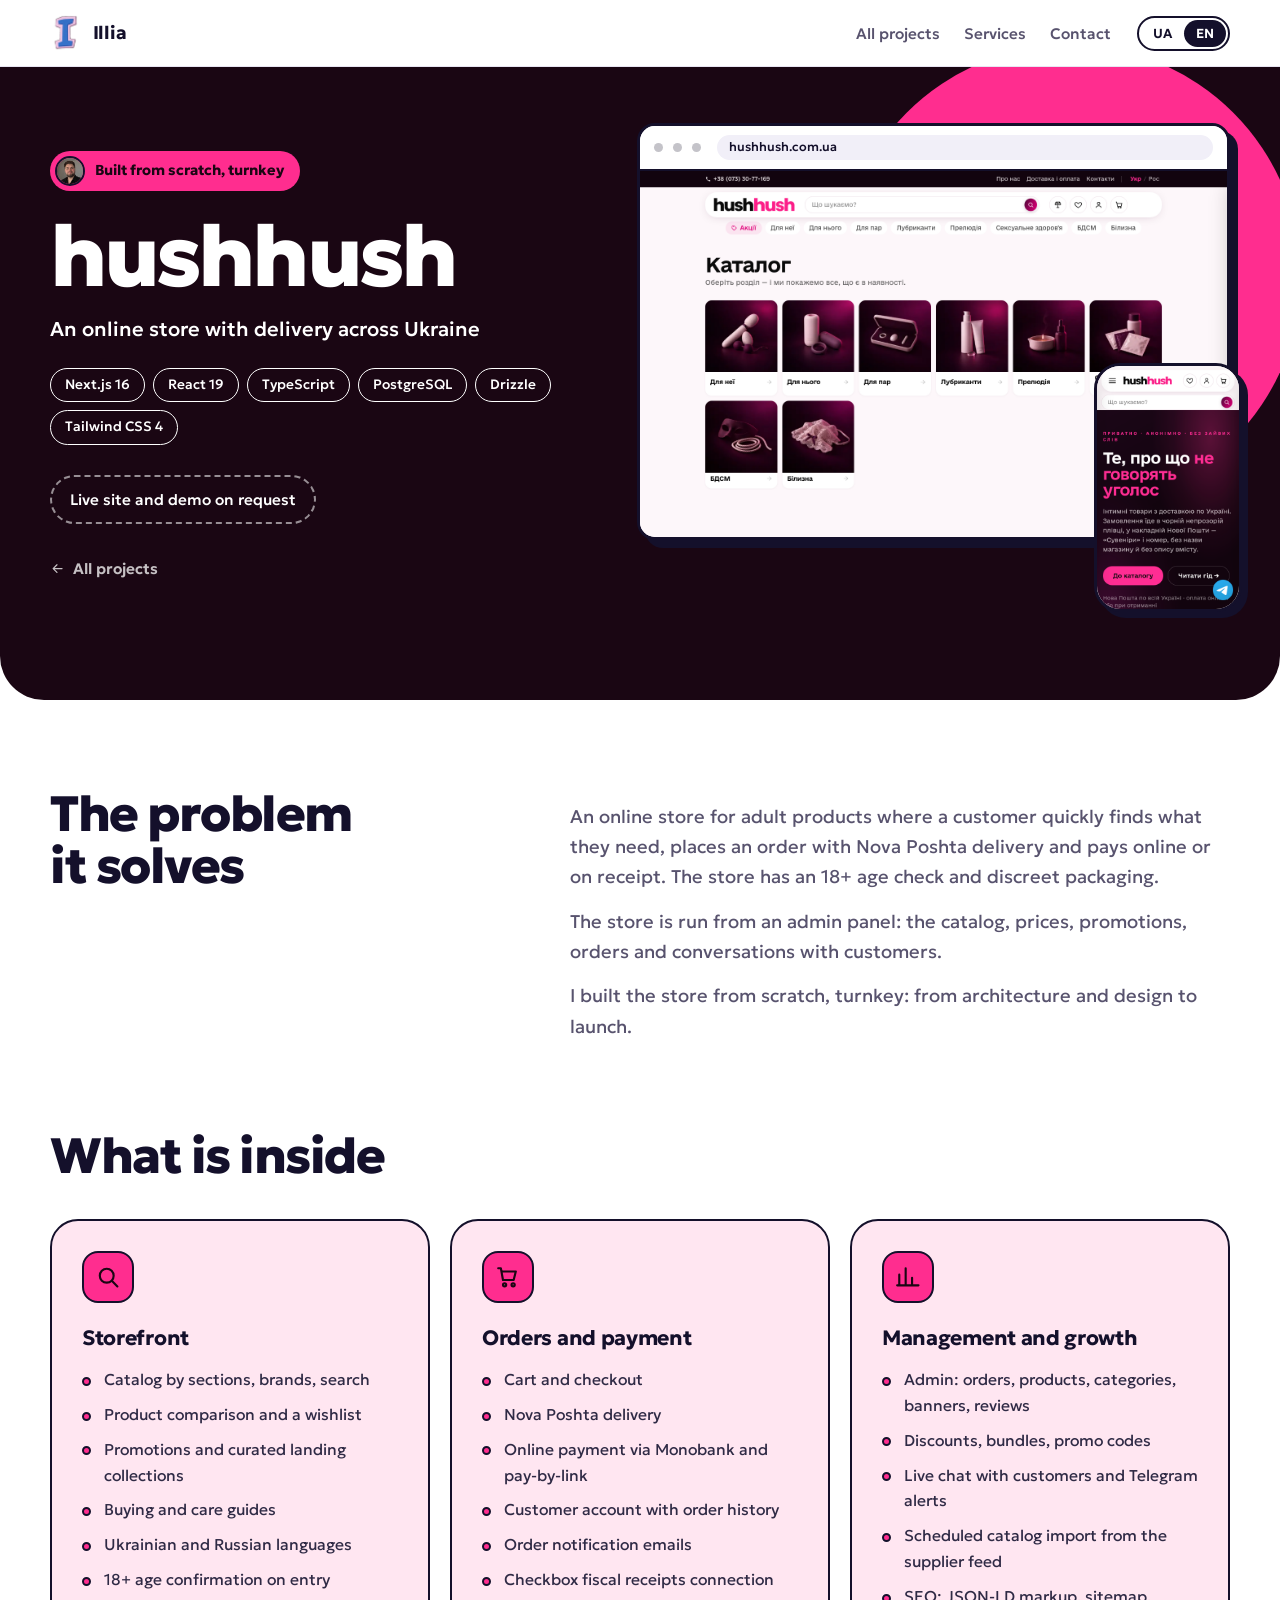
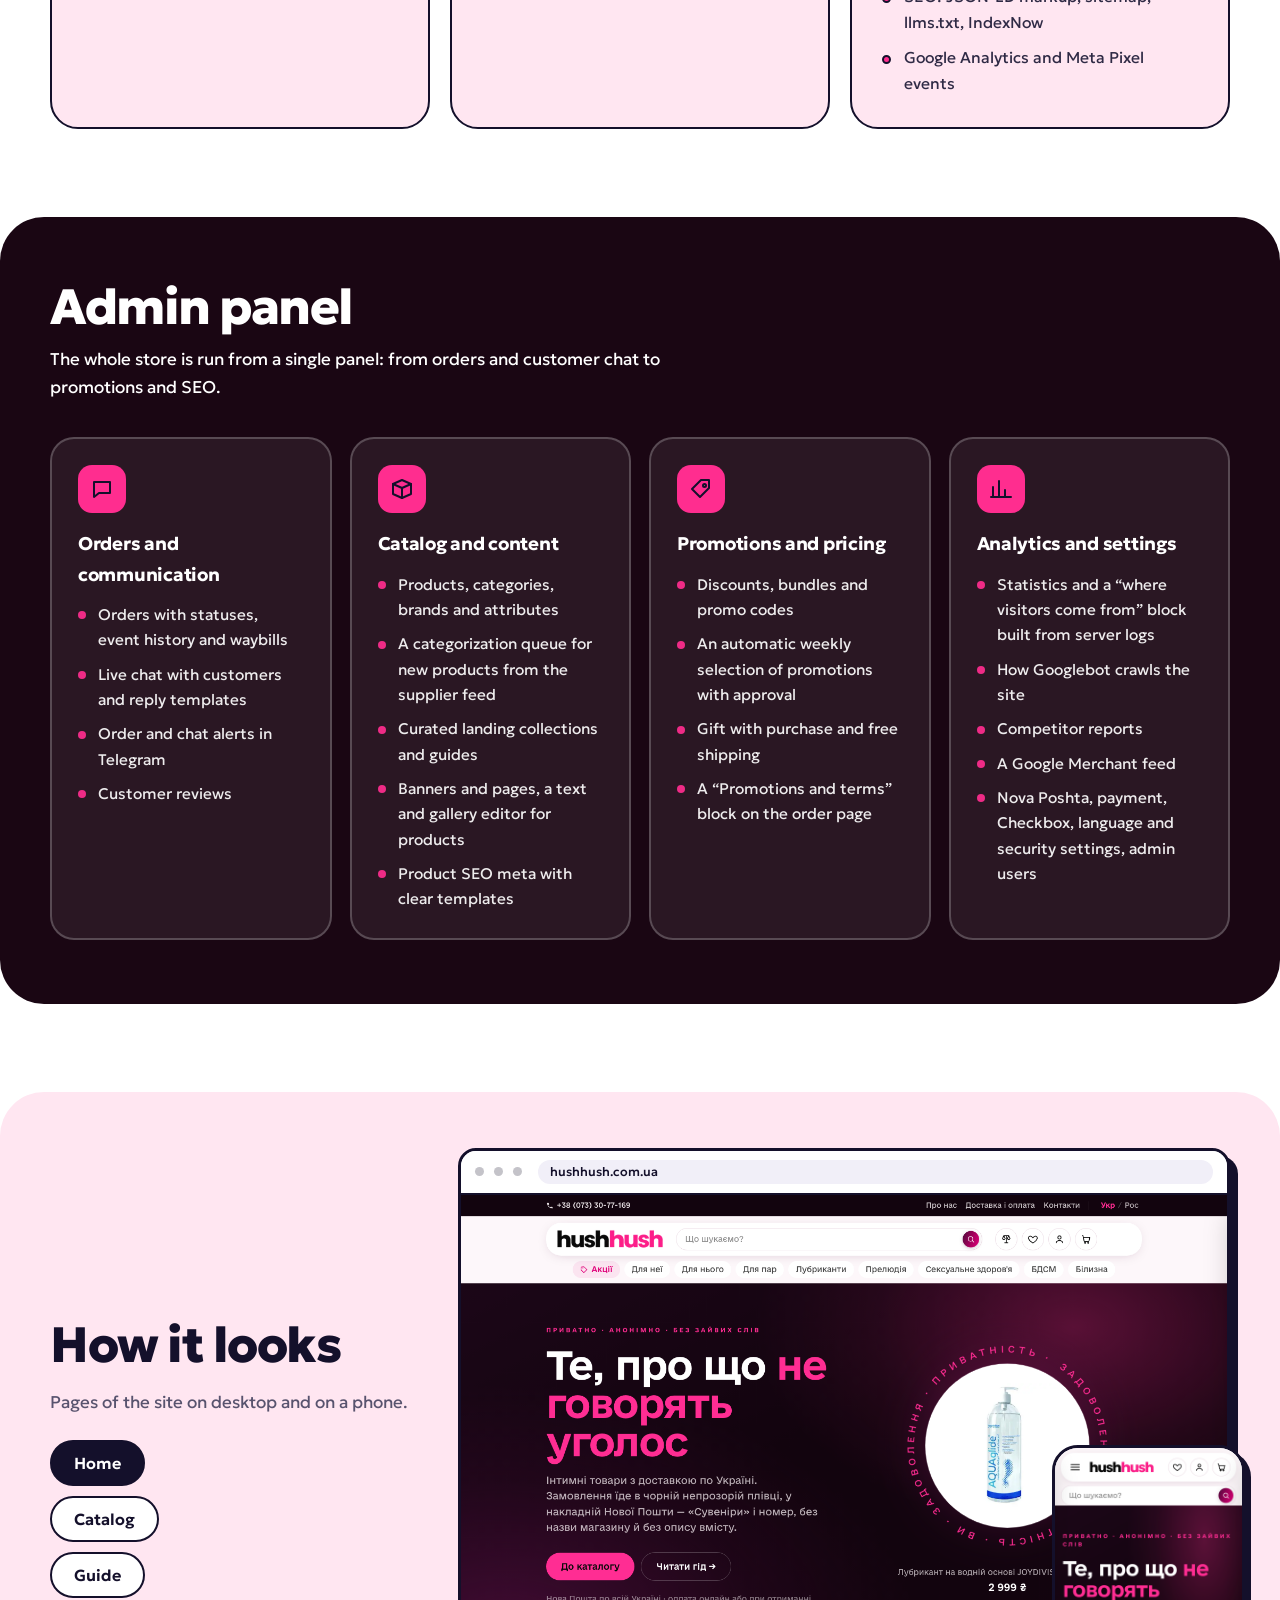
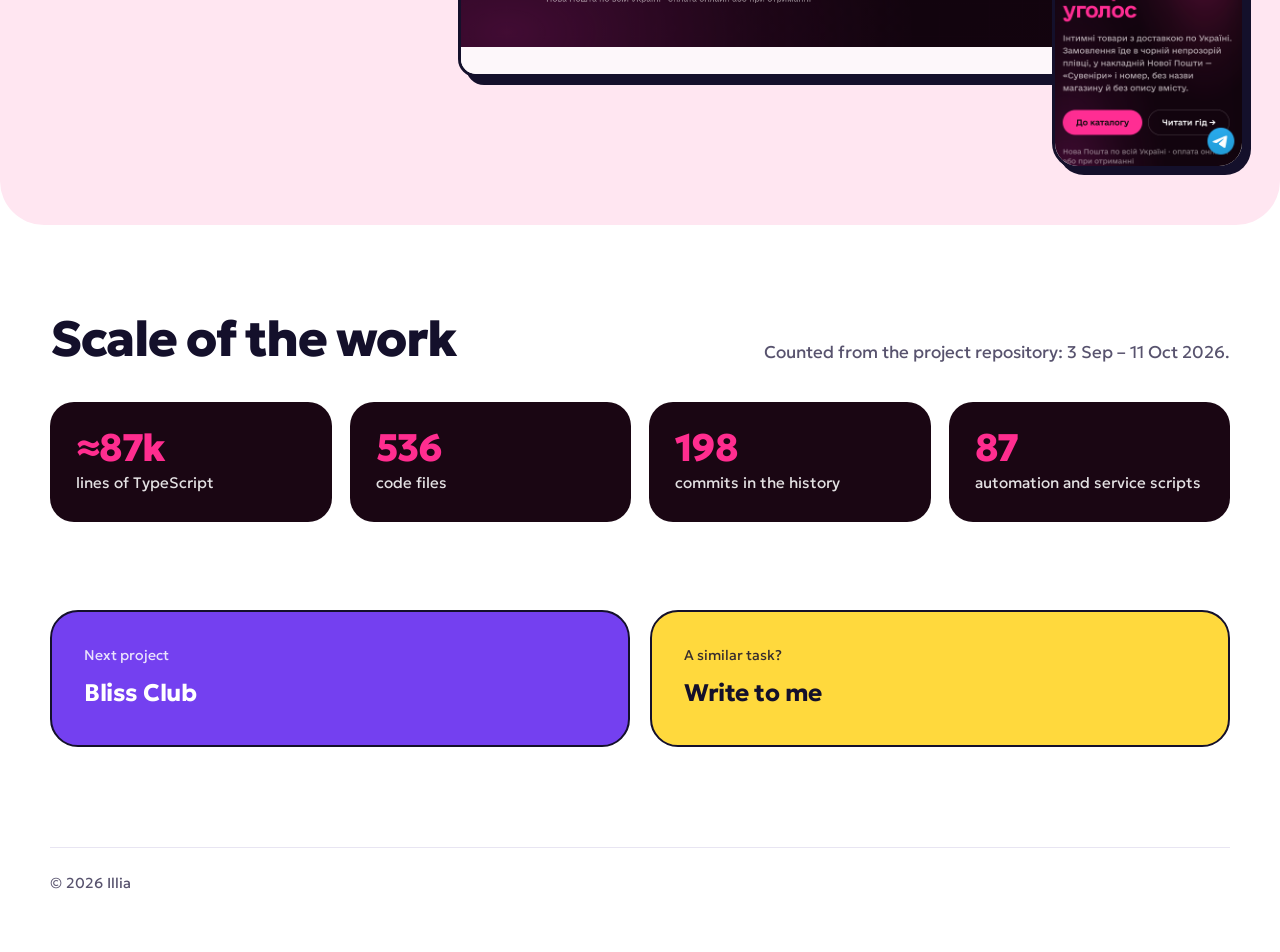
<file: projects/hushhush.html>
<!doctype html>
<html lang="uk" data-title-uk="hushhush — кейс | Ілля" data-title-en="hushhush — case study | Illia">
<head>
<meta charset="utf-8">
<meta name="viewport" content="width=device-width, initial-scale=1">
<title>hushhush — кейс | Ілля</title>
<meta name="description" content="hushhush: інтернет-магазин (18+) з доставкою по Україні. Каталог, оформлення з Новою Поштою й онлайн-оплатою, кабінет покупця, чат, адмінка.">
<link rel="canonical" href="https://wocky-wocky.github.io/portfolio/projects/hushhush.html">
<meta property="og:type" content="article">
<meta property="og:url" content="https://wocky-wocky.github.io/portfolio/projects/hushhush.html">
<meta property="og:title" content="hushhush — інтернет-магазин із доставкою по Україні">
<meta property="og:description" content="Каталог, оформлення з Новою Поштою й онлайн-оплатою, кабінет покупця, чат і адмінка.">
<meta property="og:image" content="https://wocky-wocky.github.io/portfolio/img/hh-desktop-home.png">
<meta name="twitter:card" content="summary_large_image">
<meta name="theme-color" content="#1A0613">
<link rel="icon" type="image/png" sizes="32x32" href="../img/favicon-32.png?v=2">
<link rel="apple-touch-icon" href="../img/apple-touch-icon.png?v=2">
<link rel="preconnect" href="https://fonts.googleapis.com">
<link rel="preconnect" href="https://fonts.gstatic.com" crossorigin>
<link href="https://fonts.googleapis.com/css2?family=Geologica:wght@400;500;600;700;800&display=swap" rel="stylesheet">
<link rel="stylesheet" href="../assets/style.css?v=2">
</head>
<body class="theme-hush">
<div class="progress" aria-hidden="true"></div>
<svg width="0" height="0" style="position:absolute" aria-hidden="true">
  <symbol id="i-users" viewBox="0 0 24 24"><circle cx="9" cy="8" r="3.5"/><path d="M2.5 20c0-3.6 3-6 6.5-6s6.5 2.4 6.5 6"/><circle cx="17.5" cy="9" r="2.5"/><path d="M17 14c2.6 0 4.5 1.7 4.5 4.5"/></symbol>
  <symbol id="i-sliders" viewBox="0 0 24 24"><path d="M4 7h10M18 7h2M4 17h2M10 17h10"/><circle cx="16" cy="7" r="2"/><circle cx="8" cy="17" r="2"/></symbol>
  <symbol id="i-sync" viewBox="0 0 24 24"><path d="M20 7H8a4 4 0 0 0-4 4M4 17h12a4 4 0 0 0 4-4"/><path d="M17 4l3 3-3 3M7 20l-3-3 3-3"/></symbol>
  <symbol id="i-search" viewBox="0 0 24 24"><circle cx="11" cy="11" r="6.5"/><path d="M16 16l5 5"/></symbol>
  <symbol id="i-cart" viewBox="0 0 24 24"><path d="M3 4h2.5l2 11h10l2-8H7"/><circle cx="9" cy="19.5" r="1.5"/><circle cx="17" cy="19.5" r="1.5"/></symbol>
  <symbol id="i-chart" viewBox="0 0 24 24"><path d="M4 20V10M10 20V4M16 20v-7M22 20H2"/></symbol>
  <symbol id="i-box" viewBox="0 0 24 24"><path d="M3 7l9-4 9 4v10l-9 4-9-4z"/><path d="M3 7l9 4 9-4M12 11v10"/></symbol>
  <symbol id="i-chat" viewBox="0 0 24 24"><path d="M4 5h16v11H9l-5 4z"/></symbol>
  <symbol id="i-tag" viewBox="0 0 24 24"><path d="M3 12l9-9h8v8l-9 9z"/><circle cx="15.5" cy="8.5" r="1.5"/></symbol>
  <symbol id="i-arrow" viewBox="0 0 24 24"><path d="M5 12h14M13 6l6 6-6 6"/></symbol>
  <symbol id="i-back" viewBox="0 0 24 24"><path d="M19 12H5M11 6l-6 6 6 6"/></symbol>
</svg>
<a class="skiplink" href="#main">Перейти до змісту</a>

<header class="top">
  <div class="wrap">
    <a class="brand" href="../index.html"><img src="../img/logo.png" width="33" height="38" alt=""><span data-l="uk">Ілля</span><span data-l="en">Illia</span></a>
    <div class="nav">
      <nav aria-label="Main">
        <ul>
          <li><a href="../index.html#projects"><span data-l="uk">Усі проєкти</span><span data-l="en">All projects</span></a></li>
          <li><a href="../index.html#services"><span data-l="uk">Послуги</span><span data-l="en">Services</span></a></li>
          <li><a href="../index.html#contact"><span data-l="uk">Контакт</span><span data-l="en">Contact</span></a></li>
        </ul>
      </nav>
      <div class="lang" role="group" aria-label="Мова / Language">
        <button type="button" data-set="uk" aria-pressed="true">UA</button>
        <button type="button" data-set="en" aria-pressed="false">EN</button>
      </div>
    </div>
  </div>
</header>

<main id="main">
<section class="phero on-dark">
  <div class="wrap grid">
    <div>
      <span class="role"><img src="../img/ilya-sm.jpg" width="192" height="192" alt=""><span data-l="uk">Розробка з нуля під ключ</span><span data-l="en">Built from scratch, turnkey</span></span>
      <h1>hushhush</h1>
      <p class="sub" data-l="uk">Інтернет-магазин із доставкою по Україні</p>
      <p class="sub" data-l="en">An online store with delivery across Ukraine</p>
      <ul class="tagrow"><li>Next.js 16</li><li>React 19</li><li>TypeScript</li><li>PostgreSQL</li><li>Drizzle</li><li>Tailwind CSS 4</li></ul>
      <p class="onreq"><span data-l="uk">Живий сайт і демо за запитом</span><span data-l="en">Live site and demo on request</span></p>
      <p><a class="back" href="../index.html#projects"><svg class="i" aria-hidden="true"><use href="#i-back"/></svg><span data-l="uk">Усі проєкти</span><span data-l="en">All projects</span></a></p>
    </div>
    <div class="proj-visual" aria-hidden="true">
      <div class="browser"><div class="browser-bar"><i></i><i></i><i></i><span>hushhush.com.ua</span></div><img src="../img/hh-desktop-catalog.png" width="1440" height="900" alt=""></div>
      <div class="phone"><img src="../img/hh-mobile-home.png" width="780" height="1328" alt=""></div>
    </div>
  </div>
</section>

<section class="sec" aria-labelledby="task-h">
  <div class="wrap intro">
    <h2 id="task-h"><span data-l="uk">Яку задачу вирішує</span><span data-l="en">The problem it solves</span></h2>
    <div>
      <p data-l="uk">Інтернет-магазин товарів для дорослих, у якому покупець швидко знаходить потрібне, оформлює замовлення з доставкою Новою Поштою й оплачує онлайн або при отриманні. Магазин має підтвердження віку 18+ і анонімне пакування.</p>
      <p data-l="en">An online store for adult products where a customer quickly finds what they need, places an order with Nova Poshta delivery and pays online or on receipt. The store has an 18+ age check and discreet packaging.</p>
      <p data-l="uk">Магазином керують із адмін-панелі: каталогом, цінами, акціями, замовленнями й спілкуванням із покупцями.</p>
      <p data-l="en">The store is run from an admin panel: the catalog, prices, promotions, orders and conversations with customers.</p>
      <p data-l="uk">Я розробив магазин з нуля під ключ: від архітектури й дизайну до запуску.</p>
      <p data-l="en">I built the store from scratch, turnkey: from architecture and design to launch.</p>
    </div>
  </div>
</section>

<section class="sec" style="padding-top:0" aria-labelledby="feat-h">
  <div class="wrap">
    <div class="sec-head"><h2 id="feat-h"><span data-l="uk">Що всередині</span><span data-l="en">What is inside</span></h2></div>
    <div class="feats">
      <article class="feat">
        <span class="ico"><svg class="i" aria-hidden="true"><use href="#i-search"/></svg></span>
        <h3 data-l="uk">Вітрина</h3><h3 data-l="en">Storefront</h3>
        <ul data-l="uk">
          <li>Каталог за розділами, бренди, пошук</li>
          <li>Порівняння товарів і список обраного</li>
          <li>Акції та підбірки-посадкові сторінки</li>
          <li>Гіди з підбору й догляду</li>
          <li>Українська й російська мови</li>
          <li>Підтвердження віку 18+ при вході</li>
        </ul>
        <ul data-l="en">
          <li>Catalog by sections, brands, search</li>
          <li>Product comparison and a wishlist</li>
          <li>Promotions and curated landing collections</li>
          <li>Buying and care guides</li>
          <li>Ukrainian and Russian languages</li>
          <li>18+ age confirmation on entry</li>
        </ul>
      </article>
      <article class="feat">
        <span class="ico"><svg class="i" aria-hidden="true"><use href="#i-cart"/></svg></span>
        <h3 data-l="uk">Замовлення й оплата</h3><h3 data-l="en">Orders and payment</h3>
        <ul data-l="uk">
          <li>Кошик і оформлення замовлення</li>
          <li>Доставка Новою Поштою</li>
          <li>Онлайн-оплата через Monobank і оплата за посиланням</li>
          <li>Кабінет покупця з історією замовлень</li>
          <li>Листи-сповіщення про замовлення</li>
          <li>Підключення фіскальних чеків Checkbox</li>
        </ul>
        <ul data-l="en">
          <li>Cart and checkout</li>
          <li>Nova Poshta delivery</li>
          <li>Online payment via Monobank and pay-by-link</li>
          <li>Customer account with order history</li>
          <li>Order notification emails</li>
          <li>Checkbox fiscal receipts connection</li>
        </ul>
      </article>
      <article class="feat">
        <span class="ico"><svg class="i" aria-hidden="true"><use href="#i-chart"/></svg></span>
        <h3 data-l="uk">Керування й зростання</h3><h3 data-l="en">Management and growth</h3>
        <ul data-l="uk">
          <li>Адмінка: замовлення, товари, категорії, банери, відгуки</li>
          <li>Знижки, комплекти, промокоди</li>
          <li>Онлайн-чат із покупцями й сповіщення в Telegram</li>
          <li>Імпорт каталогу з фіда постачальника за розкладом</li>
          <li>SEO: розмітка JSON-LD, sitemap, llms.txt, IndexNow</li>
          <li>Події Google Analytics і Meta Pixel</li>
        </ul>
        <ul data-l="en">
          <li>Admin: orders, products, categories, banners, reviews</li>
          <li>Discounts, bundles, promo codes</li>
          <li>Live chat with customers and Telegram alerts</li>
          <li>Scheduled catalog import from the supplier feed</li>
          <li>SEO: JSON-LD markup, sitemap, llms.txt, IndexNow</li>
          <li>Google Analytics and Meta Pixel events</li>
        </ul>
      </article>
    </div>
  </div>
</section>

<section class="admin on-dark" aria-labelledby="adm-h">
  <div class="wrap">
    <h2 id="adm-h"><span data-l="uk">Адмін-панель</span><span data-l="en">Admin panel</span></h2>
    <p class="lead" data-l="uk">Увесь магазин керується з однієї панелі: від замовлень і чату з покупцями до акцій та SEO.</p>
    <p class="lead" data-l="en">The whole store is run from a single panel: from orders and customer chat to promotions and SEO.</p>
    <div class="acards">
      <article class="acard"><span class="ico"><svg class="i" aria-hidden="true"><use href="#i-chat"/></svg></span><h3 data-l="uk">Замовлення й спілкування</h3><h3 data-l="en">Orders and communication</h3><ul data-l="uk"><li>Замовлення зі статусами, історією подій і ТТН</li><li>Онлайн-чат із покупцями та шаблони відповідей</li><li>Сповіщення про замовлення й чат у Telegram</li><li>Відгуки покупців</li></ul><ul data-l="en"><li>Orders with statuses, event history and waybills</li><li>Live chat with customers and reply templates</li><li>Order and chat alerts in Telegram</li><li>Customer reviews</li></ul></article>
      <article class="acard"><span class="ico"><svg class="i" aria-hidden="true"><use href="#i-box"/></svg></span><h3 data-l="uk">Каталог і контент</h3><h3 data-l="en">Catalog and content</h3><ul data-l="uk"><li>Товари, категорії, бренди й атрибути</li><li>Черга категоризації нових товарів із фіда постачальника</li><li>Підбірки-посадкові сторінки та гіди</li><li>Банери й сторінки, редактор тексту й галереї товару</li><li>SEO-мета товарів зі зрозумілими шаблонами</li></ul><ul data-l="en"><li>Products, categories, brands and attributes</li><li>A categorization queue for new products from the supplier feed</li><li>Curated landing collections and guides</li><li>Banners and pages, a text and gallery editor for products</li><li>Product SEO meta with clear templates</li></ul></article>
      <article class="acard"><span class="ico"><svg class="i" aria-hidden="true"><use href="#i-tag"/></svg></span><h3 data-l="uk">Акції й ціни</h3><h3 data-l="en">Promotions and pricing</h3><ul data-l="uk"><li>Знижки, комплекти й промокоди</li><li>Автоматична щотижнева добірка акцій із підтвердженням</li><li>Подарунок за чек і безкоштовна доставка</li><li>Блок «Акції та умови» на сторінці замовлення</li></ul><ul data-l="en"><li>Discounts, bundles and promo codes</li><li>An automatic weekly selection of promotions with approval</li><li>Gift with purchase and free shipping</li><li>A “Promotions and terms” block on the order page</li></ul></article>
      <article class="acard"><span class="ico"><svg class="i" aria-hidden="true"><use href="#i-chart"/></svg></span><h3 data-l="uk">Аналітика й налаштування</h3><h3 data-l="en">Analytics and settings</h3><ul data-l="uk"><li>Статистика й блок «Звідки приходять люди» з логів сервера</li><li>Як Googlebot обходить сайт</li><li>Звіти по конкурентах</li><li>Фід для Google Merchant</li><li>Налаштування Нової Пошти, оплати, Checkbox, мов і безпеки, користувачі адмінки</li></ul><ul data-l="en"><li>Statistics and a “where visitors come from” block built from server logs</li><li>How Googlebot crawls the site</li><li>Competitor reports</li><li>A Google Merchant feed</li><li>Nova Poshta, payment, Checkbox, language and security settings, admin users</li></ul></article>
    </div>
  </div>
</section>

<section class="screens" aria-labelledby="scr-h">
  <div class="wrap">
    <div>
      <h2 id="scr-h"><span data-l="uk">Як це виглядає</span><span data-l="en">How it looks</span></h2>
      <p data-l="uk">Сторінки сайту на комп'ютері та на телефоні.</p>
      <p data-l="en">Pages of the site on desktop and on a phone.</p>
      <div class="tabs" role="group" aria-label="Екран / Screen">
        <button type="button" data-view="home" aria-pressed="true"><span data-l="uk">Головна</span><span data-l="en">Home</span></button>
        <button type="button" data-view="catalog" aria-pressed="false"><span data-l="uk">Каталог</span><span data-l="en">Catalog</span></button>
        <button type="button" data-view="gid" aria-pressed="false"><span data-l="uk">Гід</span><span data-l="en">Guide</span></button>
      </div>
    </div>
    <div class="proj-visual viewer">
      <div class="browser">
        <div class="browser-bar" aria-hidden="true"><i></i><i></i><i></i><span>hushhush.com.ua</span></div>
        <div class="stack">
        <img data-v="home" src="../img/hh-desktop-home.png" width="1440" height="900" alt="Головна сторінка hushhush на комп'ютері: темний банер, заголовок і кнопки каталогу та гіда / hushhush home page on desktop">
        <img data-v="catalog" src="../img/hh-desktop-catalog.png" width="1440" height="900" loading="lazy" class="off" aria-hidden="true" alt="Каталог hushhush: плитки розділів зі стилізованими фото / hushhush catalog with section tiles">
        <img data-v="gid" src="../img/hh-desktop-gid.png" width="1440" height="900" loading="lazy" class="off" aria-hidden="true" alt="Сторінка гіда з догляду й безпеки / Care and safety guide page">
        </div>
      </div>
      <div class="phone stack">
        <img data-v="home" src="../img/hh-mobile-home.png" width="780" height="1328" alt="Головна hushhush на телефоні / hushhush home page on a phone">
        <img data-v="catalog" src="../img/hh-mobile-catalog.png" width="780" height="1328" loading="lazy" class="off" aria-hidden="true" alt="Каталог hushhush на телефоні у дві колонки / hushhush catalog on a phone in two columns">
        <img data-v="gid" src="../img/hh-mobile-gid.png" width="780" height="1328" loading="lazy" class="off" aria-hidden="true" alt="Гід на телефоні / Guide page on a phone">
      </div>
    </div>
  </div>
</section>

<section class="sec" aria-labelledby="num-h">
  <div class="wrap">
    <div class="sec-head"><h2 id="num-h"><span data-l="uk">Масштаб роботи</span><span data-l="en">Scale of the work</span></h2><p data-l="uk">Рахунок із репозиторію проєкту: 3 вересня — 11 жовтня 2026.</p><p data-l="en">Counted from the project repository: 3 Sep – 11 Oct 2026.</p></div>
    <div class="stats">
      <div class="stat"><b>≈87k</b><span data-l="uk">рядків TypeScript</span><span data-l="en">lines of TypeScript</span></div>
      <div class="stat"><b>536</b><span data-l="uk">файлів коду</span><span data-l="en">code files</span></div>
      <div class="stat"><b>198</b><span data-l="uk">комітів в історії</span><span data-l="en">commits in the history</span></div>
      <div class="stat"><b>87</b><span data-l="uk">службових скриптів автоматизації</span><span data-l="en">automation and service scripts</span></div>
    </div>
  </div>
</section>

<section class="sec tight" style="padding-top:0">
  <div class="wrap next">
    <a class="n-bliss on-dark" href="bliss-club.html"><small data-l="uk">Наступний проєкт</small><small data-l="en">Next project</small><strong>Bliss Club</strong></a>
    <a class="n-contact" href="../index.html#contact"><small data-l="uk">Є схожа задача?</small><small data-l="en">A similar task?</small><strong data-l="uk">Напишіть мені</strong><strong data-l="en">Write to me</strong></a>
  </div>
</section>
</main>

<footer>
  <div class="wrap">
    <span data-l="uk">© 2026 Ілля</span><span data-l="en">© 2026 Illia</span>
  </div>
</footer>
<script src="../assets/site.js"></script>
</body>
</html>
</file>
<file: assets/style.css>
:root{
  --ink:#14102B; --muted:#58536E; --line:#E8E5F2; --paper:#FFFFFF;
  --yellow:#FFD93D; --yellow-tint:#FFF4C2;
  --violet:#7440F0; --violet-deep:#26166B; --violet-tint:#EFE8FF;
  --plum:#1A0613; --pink:#FF2D8F; --pink-tint:#FFE6F1;
  --mint:#13A874; --mint-tint:#DDF6EA;
  --pass:#0F6B45; --pass-bg:#D9F4E7; --skip:#7A5200; --skip-bg:#FFF0C7; --block:#3B4560; --block-bg:#E6EAF4;
  --accent:var(--yellow); --deep:var(--ink); --tint:var(--yellow-tint); --on-accent:var(--ink);
  --r:28px;
  color-scheme:light;
}
body.theme-bliss{--accent:var(--violet); --deep:var(--violet-deep); --tint:var(--violet-tint); --on-accent:#fff}
body.theme-hush{--accent:var(--pink); --deep:var(--plum); --tint:var(--pink-tint); --on-accent:var(--plum)}

*,*::before,*::after{box-sizing:border-box}
html{scroll-behavior:smooth;-webkit-text-size-adjust:100%}
body{margin:0;background:var(--paper);color:var(--ink);font:400 17px/1.65 "Geologica",system-ui,-apple-system,"Segoe UI",sans-serif;-webkit-font-smoothing:antialiased}
img{max-width:100%;height:auto;display:block}
a{color:inherit;text-underline-offset:3px}
h1,h2,h3{margin:0;text-wrap:balance}
p{margin:0}
:focus-visible{outline:3px solid var(--ink);outline-offset:3px;border-radius:6px}
.on-dark :focus-visible{outline-color:var(--yellow)}
html[lang="uk"] [data-l="en"],html[lang="en"] [data-l="uk"]{display:none!important}
.skiplink{position:absolute;left:-999px;top:8px;background:var(--yellow);color:var(--ink);padding:8px 14px;border-radius:8px;z-index:30}
.skiplink:focus{left:8px}
.wrap{width:min(1180px,100% - 40px);margin-inline:auto}
.sr{position:absolute;width:1px;height:1px;overflow:hidden;clip:rect(0 0 0 0)}
svg.i{width:1em;height:1em;fill:none;stroke:currentColor;stroke-width:2;stroke-linecap:round;stroke-linejoin:round;flex:none}

/* header */
.top{position:sticky;top:0;z-index:20;background:rgba(255,255,255,.9);backdrop-filter:blur(10px);-webkit-backdrop-filter:blur(10px);border-bottom:1px solid var(--line)}
.top .wrap{display:flex;align-items:center;justify-content:space-between;gap:16px;padding:14px 0}
.brand{display:inline-flex;align-items:center;gap:10px;font-weight:700;font-size:1.15rem;letter-spacing:-.01em;text-decoration:none}
.brand img{height:38px;width:auto;display:block}
.nav{display:flex;align-items:center;gap:26px}
.nav ul{display:flex;gap:24px;list-style:none;margin:0;padding:0}
.nav a{text-decoration:none;font-size:.95rem;font-weight:500;color:var(--muted)}
.nav a:hover{color:var(--ink)}
.lang{display:inline-flex;border:2px solid var(--ink);border-radius:999px;padding:2px;background:#fff}
.lang button{font:600 .82rem "Geologica",sans-serif;border:0;background:transparent;color:var(--ink);padding:5px 12px;border-radius:999px;cursor:pointer}
.lang button[aria-pressed="true"]{background:var(--ink);color:#fff}
@media (max-width:760px){.nav ul{display:none}}

/* buttons */
.btn{display:inline-flex;align-items:center;gap:10px;padding:14px 26px;border-radius:999px;background:var(--yellow);color:var(--ink);font-weight:700;text-decoration:none;border:2px solid var(--ink);box-shadow:4px 4px 0 var(--ink);transition:transform .12s,box-shadow .12s;cursor:pointer;font-family:inherit;font-size:1rem}
.btn:hover{transform:translate(2px,2px);box-shadow:2px 2px 0 var(--ink)}
.btn:active{transform:translate(4px,4px);box-shadow:0 0 0 var(--ink)}
.btn.alt{background:#fff}
.on-dark .btn{border-color:#fff;box-shadow:4px 4px 0 #fff}
.on-dark .btn:hover{box-shadow:2px 2px 0 #fff}
.on-dark .btn.alt{background:transparent;color:#fff}
.btns{display:flex;flex-wrap:wrap;gap:14px;align-items:center}

/* hero (index) */
.hero{padding:64px 0 96px;display:grid;grid-template-columns:minmax(0,1fr) minmax(0,1.05fr);gap:48px;align-items:center}
.hero h1{font-weight:800;font-size:clamp(2.6rem,6vw,4.9rem);line-height:1.02;letter-spacing:-.04em;margin-bottom:24px}
.hero .lead{font-size:1.2rem;color:var(--muted);max-width:30em;margin-bottom:34px}
.collage{position:relative;aspect-ratio:1/.92}
.collage::before{content:"";position:absolute;inset:6% 2% 4% 8%;background:var(--yellow);border-radius:44% 56% 52% 48%/52% 44% 56% 48%;z-index:0}
.shot{position:absolute;border-radius:16px;overflow:hidden;border:3px solid var(--ink);background:#fff;box-shadow:8px 8px 0 var(--ink)}
.shot img{width:100%;aspect-ratio:16/10;object-fit:cover;object-position:top}
.shot.a{width:70%;left:0;top:4%;transform:rotate(-3deg);z-index:1}
.shot.b{width:68%;right:0;bottom:2%;transform:rotate(2.5deg);z-index:2}
.shot.p{width:24%;left:6%;bottom:0;border-radius:24px;transform:rotate(-2deg);z-index:3}
.shot.p img{aspect-ratio:780/1328}
@media (prefers-reduced-motion:no-preference){
  .shot{opacity:0;animation:land .7s cubic-bezier(.2,.9,.3,1.1) forwards}
  .shot.b{animation-delay:.12s}.shot.p{animation-delay:.24s}
  @keyframes land{from{opacity:0;translate:0 36px}to{opacity:1;translate:0 0}}
}
@media (max-width:900px){.hero{grid-template-columns:1fr;padding:36px 0 64px;gap:36px}.collage{max-width:560px}}

/* sections */
.sec{padding:88px 0}
.sec-head{display:flex;justify-content:space-between;align-items:end;gap:24px;margin-bottom:36px;flex-wrap:wrap}
h2{font-weight:800;font-size:clamp(2rem,4.2vw,3.1rem);line-height:1.06;letter-spacing:-.03em}
.sec-head p{color:var(--muted);max-width:30em}
h3{font-weight:700;letter-spacing:-.015em}

/* project panels (index) */
.proj{position:relative;display:grid;grid-template-columns:minmax(0,1fr) minmax(0,1.1fr);gap:40px;align-items:center;padding:56px;border-radius:36px;color:#fff;overflow:hidden;margin-bottom:28px;isolation:isolate}
.proj.bliss{background:var(--violet)}
.proj.hush{background:var(--plum);grid-template-columns:minmax(0,1.1fr) minmax(0,1fr)}
.proj.hush .proj-visual{order:-1}
.proj .tags{display:flex;flex-wrap:wrap;gap:8px;list-style:none;padding:0;margin:0 0 20px}
.proj .tags li,.tagrow li{font-size:.85rem;font-weight:500;padding:5px 14px;border-radius:999px;border:1.5px solid currentColor}
.proj h3{font-size:clamp(2rem,4vw,3.2rem);font-weight:800;letter-spacing:-.035em;line-height:1.05;margin-bottom:12px}
.proj h3 a{text-decoration:none}
.proj h3 a::after{content:"";position:absolute;inset:0;z-index:2}
.proj .sub{font-size:1.15rem;font-weight:500;margin-bottom:12px}
.proj .desc{opacity:.88;max-width:30em;margin-bottom:26px}
.proj .go{position:relative;z-index:3}
.proj.bliss .btn{background:var(--yellow)}
.proj.hush .btn{background:var(--pink);color:var(--plum)}
.proj-visual{position:relative;padding-bottom:12%}
.proj-visual::before{content:"";position:absolute;width:78%;aspect-ratio:1;border-radius:50%;right:-14%;top:-18%;background:var(--yellow);z-index:-1}
.proj.hush .proj-visual::before{background:var(--pink);right:auto;left:-14%}
.browser{border:3px solid var(--ink);border-radius:18px;overflow:hidden;background:#fff;box-shadow:8px 8px 0 var(--ink)}
.browser-bar{display:flex;align-items:center;gap:10px;padding:9px 14px;border-bottom:2px solid var(--ink);background:#fff;color:var(--ink);font-size:.78rem;font-weight:500}
.browser-bar i{width:9px;height:9px;border-radius:50%;background:var(--ink);opacity:.25}
.browser-bar span{margin-left:6px;padding:2px 12px;border-radius:999px;background:#F1EFF8;flex:1;overflow:hidden;text-overflow:ellipsis;white-space:nowrap}
.browser img{aspect-ratio:16/10;object-fit:cover;object-position:top;width:100%}
.phone{position:absolute;right:-2%;bottom:0;width:25%;border:3px solid var(--ink);border-radius:26px;overflow:hidden;background:#fff;box-shadow:6px 6px 0 var(--ink)}
.proj.hush .phone{right:auto;left:-2%}
.phone img{aspect-ratio:780/1328;object-fit:cover;object-position:top;width:100%}
@media (max-width:900px){.proj,.proj.hush{grid-template-columns:1fr;padding:30px 22px 38px;gap:34px}.proj.hush .proj-visual{order:0}.proj-visual{padding-bottom:16%}}

/* services */
.services{background:var(--yellow-tint)}
.tiles{display:grid;grid-template-columns:repeat(auto-fit,minmax(250px,1fr));gap:18px}
.tile{padding:26px;border-radius:24px;border:2px solid var(--ink);background:#fff;display:flex;flex-direction:column;gap:10px}
.tile:nth-child(1){background:var(--violet-tint)}
.tile:nth-child(2){background:var(--pink-tint)}
.tile:nth-child(3){background:var(--mint-tint)}
.tile:nth-child(4){background:#fff}
.tile .ico{display:grid;place-items:center;width:46px;height:46px;border-radius:14px;background:var(--ink);color:#fff;font-size:1.4rem}
.tile h3{font-size:1.2rem}
.tile p{color:var(--muted);font-size:.97rem}
.tile .no{margin-top:auto;padding-top:10px;font-size:.88rem;color:var(--ink);border-top:1.5px dashed rgba(20,16,43,.3)}
.tile .no b{font-weight:600}

/* how */
.how{display:grid;grid-template-columns:repeat(auto-fit,minmax(260px,1fr));gap:18px}
.how div{padding:26px;border-radius:24px;background:var(--ink);color:#fff}
.how h3{font-size:1.15rem;margin-bottom:8px;color:var(--yellow)}
.how p{opacity:.88;font-size:.97rem}

/* contact */
.contact{background:var(--ink);color:#fff;border-radius:36px;padding:64px;display:grid;grid-template-columns:minmax(0,1.2fr) minmax(0,1fr);gap:40px;align-items:center}
.contact h2{color:#fff;margin-bottom:16px}
.contact p{opacity:.88;max-width:28em}
.mail{display:block;font-weight:800;font-size:clamp(1.15rem,2.6vw,1.8rem);letter-spacing:-.02em;word-break:break-all;margin-bottom:18px;color:var(--yellow);text-decoration:none}
.mail:hover{text-decoration:underline}
@media (max-width:860px){.contact{grid-template-columns:1fr;padding:36px 24px;gap:28px}}
footer{padding:36px 0 56px;color:var(--muted);font-size:.9rem}
footer .wrap{display:flex;justify-content:space-between;gap:12px;flex-wrap:wrap;border-top:1px solid var(--line);padding-top:24px}

/* project page */
.back{display:inline-flex;align-items:center;gap:8px;font-weight:600;font-size:.95rem;text-decoration:none;color:var(--muted)}
.back:hover{color:var(--ink)}
.phero{background:var(--deep);color:#fff;border-radius:0 0 44px 44px;overflow:hidden;position:relative;isolation:isolate}
.phero .grid{display:grid;grid-template-columns:minmax(0,1fr) minmax(0,1.1fr);gap:48px;align-items:center;padding:56px 0 88px}
.phero h1{font-weight:800;font-size:clamp(2.8rem,7vw,5.4rem);line-height:1;letter-spacing:-.045em;margin-bottom:14px}
.phero .sub{font-size:1.25rem;font-weight:500;margin-bottom:22px;max-width:24em}
.tagrow{display:flex;flex-wrap:wrap;gap:8px;list-style:none;padding:0;margin:0 0 30px}
.phero .btn{background:var(--accent);color:var(--on-accent)}
.phero .btn.alt{background:transparent;color:#fff}
.role{display:inline-block;margin-bottom:22px;padding:6px 16px;border-radius:999px;background:var(--accent);color:var(--on-accent);font-weight:700;font-size:.9rem}
.phero .proj-visual::before{background:var(--accent);opacity:1;right:-12%;top:-16%}
.phero .back{color:rgba(255,255,255,.75);margin-top:26px}
.phero .back:hover{color:#fff}
@media (max-width:900px){.phero .grid{grid-template-columns:1fr;padding:36px 0 64px;gap:44px}.phero{border-radius:0 0 30px 30px}}

.intro{display:grid;grid-template-columns:minmax(0,1fr) minmax(0,1.4fr);gap:48px;align-items:start}
.intro p{font-size:1.15rem;color:var(--muted);max-width:36em}
.intro p+p{margin-top:14px}
@media (max-width:860px){.intro{grid-template-columns:1fr;gap:20px}}

.feats{display:grid;grid-template-columns:repeat(auto-fit,minmax(280px,1fr));gap:20px}
.feat{padding:30px;border-radius:28px;background:var(--tint);border:2px solid var(--ink)}
.feat .ico{display:grid;place-items:center;width:52px;height:52px;border-radius:16px;background:var(--accent);color:var(--on-accent);font-size:1.6rem;border:2px solid var(--ink);margin-bottom:18px}
.feat h3{font-size:1.3rem;margin-bottom:12px}
.feat ul{margin:0;padding:0;list-style:none;display:grid;gap:9px}
.feat li{position:relative;padding-left:22px;font-size:.98rem;color:#2f2a45}
.feat li::before{content:"";position:absolute;left:0;top:.62em;width:9px;height:9px;border-radius:50%;background:var(--accent);border:2px solid var(--ink)}

.screens{background:var(--tint);border-radius:44px;padding:56px 0}
.screens .wrap{display:grid;grid-template-columns:minmax(0,.7fr) minmax(0,1.5fr);gap:48px;align-items:center}
.screens h2{margin-bottom:16px}
.screens p{color:var(--muted);margin-bottom:24px}
.tabs{display:flex;flex-direction:column;gap:10px;align-items:flex-start}
.tabs button{font:600 1rem "Geologica",sans-serif;padding:11px 22px;border-radius:999px;border:2px solid var(--ink);background:#fff;color:var(--ink);cursor:pointer}
.tabs button[aria-pressed="true"]{background:var(--ink);color:#fff}
.screens .proj-visual::before{display:none}
.viewer [hidden]{display:none!important}
.screens .proj-visual{padding-bottom:12%}
@media (max-width:900px){.screens .wrap{grid-template-columns:1fr;gap:28px}.tabs{flex-direction:row;flex-wrap:wrap}.screens{padding:40px 0;border-radius:30px}}

.stats{display:grid;grid-template-columns:repeat(auto-fit,minmax(200px,1fr));gap:18px}
.stat{padding:26px;border-radius:24px;background:var(--deep);color:#fff}
.stat b{display:block;font-size:2.4rem;font-weight:800;letter-spacing:-.04em;line-height:1.05;color:var(--accent)}
.stat span{font-size:.95rem;opacity:.88}
body.theme-hush .stat b{color:var(--pink)}

.check{display:grid;grid-template-columns:minmax(0,1fr) minmax(0,1fr);gap:48px;align-items:start}
.check ul{list-style:none;margin:0;padding:0;border:2px solid var(--ink);border-radius:24px;overflow:hidden}
.check li{display:flex;justify-content:space-between;align-items:center;gap:16px;padding:16px 20px;border-bottom:2px solid var(--ink);font-size:.97rem}
.check li:last-child{border-bottom:0}
.check small{display:block;color:var(--muted);font-size:.85rem}
.chip{display:inline-block;padding:4px 12px;border-radius:8px;font-weight:700;font-size:.8rem;white-space:nowrap}
.chip.pass{color:var(--pass);background:var(--pass-bg)}
.chip.skip{color:var(--skip);background:var(--skip-bg)}
.chip.block{color:var(--block);background:var(--block-bg)}
.check h2{margin-bottom:14px}
.check .lead{color:var(--muted);margin-bottom:10px}
@media (max-width:860px){.check{grid-template-columns:1fr;gap:28px}}

.next{display:grid;grid-template-columns:repeat(auto-fit,minmax(280px,1fr));gap:20px}
.next a{display:block;padding:32px;border-radius:28px;text-decoration:none;border:2px solid var(--ink);transition:transform .12s}
.next a:hover{transform:translateY(-3px)}
.next .n-bliss{background:var(--violet);color:#fff}
.next .n-hush{background:var(--plum);color:#fff}
.next .n-contact{background:var(--yellow);color:var(--ink)}
.next small{display:block;opacity:.85;margin-bottom:6px;font-size:.88rem}
.next strong{font-size:1.5rem;letter-spacing:-.02em}
.sec.tight{padding:64px 0}
.chip.fail{color:#A3261B;background:#FBE0DC}
body.theme-bliss .phero .btn,body.theme-bliss .role{background:var(--yellow);color:var(--ink)}
body.theme-bliss .phero .proj-visual::before{background:var(--yellow)}
body.theme-bliss .stat b{color:var(--yellow)}

/* photo / about */
.hello{display:inline-flex;align-items:center;gap:14px;padding:7px 24px 7px 7px;font-size:1.05rem;margin-bottom:22px;border:2px solid var(--ink);border-radius:999px;background:#fff;font-weight:600}
.hello img{width:68px;height:68px;border-radius:50%;object-fit:cover;border:2px solid var(--ink)}
.about{display:grid;grid-template-columns:minmax(0,.8fr) minmax(0,1.2fr);gap:64px;align-items:center}
.about-photo{position:relative;max-width:400px;margin-right:14px}
.about-photo::before{content:"";position:absolute;inset:16px -16px -16px 16px;background:var(--yellow);border:3px solid var(--ink);border-radius:32px}
.about-photo img{position:relative;z-index:1;width:100%;aspect-ratio:1;object-fit:cover;border-radius:32px;border:3px solid var(--ink)}
.about h2{margin-bottom:18px}
.about p{font-size:1.15rem;color:var(--muted);max-width:32em}
.about p+p{margin-top:12px}
.chips{display:flex;flex-wrap:wrap;gap:8px;list-style:none;padding:0;margin:22px 0 0}
.chips li{font-size:.88rem;font-weight:600;padding:6px 14px;border-radius:999px;background:var(--violet-tint);border:2px solid var(--ink)}
@media (max-width:860px){.about{grid-template-columns:1fr;gap:44px}.about-photo{max-width:320px}}
.role{display:inline-flex;align-items:center;gap:10px;padding:5px 16px 5px 5px}
.role img{width:30px;height:30px;border-radius:50%;object-fit:cover;border:2px solid var(--ink)}

/* v4 additions */
body.theme-bliss{--pop:var(--yellow)}
body.theme-hush{--pop:var(--pink)}
.custom{margin-top:28px;display:flex;flex-wrap:wrap;gap:18px 32px;align-items:center;justify-content:space-between;padding:26px 30px;border:2px solid var(--ink);border-radius:24px;background:#fff}
.custom p{max-width:42em;color:var(--muted)}
.custom p b{color:var(--ink);font-weight:700}
.or{margin:24px 0 6px;opacity:.75;font-size:.95rem}
.copy{font:600 .9rem "Geologica",sans-serif;padding:9px 18px;border-radius:999px;border:2px solid #fff;background:transparent;color:#fff;cursor:pointer}
.copy:hover{background:var(--yellow);color:var(--ink);border-color:var(--yellow)}
.admin{background:var(--deep);color:#fff;border-radius:44px;padding:64px 0;margin:0 0 88px}
.admin h2{color:#fff;margin-bottom:12px}
.admin .lead{opacity:.85;max-width:38em;margin-bottom:36px}
.acards{display:grid;grid-template-columns:repeat(auto-fit,minmax(250px,1fr));gap:18px}
.acard{padding:26px;border-radius:24px;background:rgba(255,255,255,.07);border:2px solid rgba(255,255,255,.22)}
.acard .ico{display:grid;place-items:center;width:48px;height:48px;border-radius:14px;background:var(--pop);color:var(--ink);font-size:1.5rem;margin-bottom:16px}
.acard h3{font-size:1.15rem;margin-bottom:12px;color:#fff}
.acard ul{margin:0;padding:0;list-style:none;display:grid;gap:9px}
.acard li{position:relative;padding-left:20px;font-size:.96rem;opacity:.92}
.acard li::before{content:"";position:absolute;left:0;top:.62em;width:8px;height:8px;border-radius:50%;background:var(--pop)}
@media (max-width:900px){.admin{border-radius:30px;padding:44px 0;margin-bottom:56px}}
.stackline{margin-top:24px;padding:22px 28px;border-radius:24px;background:var(--ink);color:#fff;border:2px solid var(--ink)}
.stackline p{max-width:56em}
.stackline b{color:var(--yellow);font-weight:700}

/* ---------- v5: smooth motion ---------- */
html{scroll-padding-top:84px}
body{overflow-x:clip}
::selection{background:var(--yellow);color:var(--ink)}
.top{transition:box-shadow .3s ease,background-color .3s ease}
.top.scrolled{box-shadow:0 8px 24px -16px rgba(20,16,43,.45)}

/* page-to-page cross-fade (supported browsers only) */
@view-transition{navigation:auto}
::view-transition-old(root),::view-transition-new(root){animation-duration:.32s;animation-timing-function:cubic-bezier(.3,.7,.2,1)}

/* reveal on scroll: uses translate/opacity so hover transforms never collide */
.reveal-on .rv{opacity:0;translate:0 26px;transition:opacity .75s cubic-bezier(.2,.7,.2,1) var(--d,0ms),translate .75s cubic-bezier(.2,.7,.2,1) var(--d,0ms)}
.reveal-on .rv.in{opacity:1;translate:0 0}

/* hover lift */
.tile,.feat,.acard,.stat,.how>div,.next a{transition:transform .28s cubic-bezier(.2,.7,.2,1),box-shadow .28s ease}
.tile:hover,.feat:hover{transform:translateY(-5px);box-shadow:0 14px 28px -18px rgba(20,16,43,.55)}
.acard:hover,.stat:hover,.how>div:hover{transform:translateY(-4px)}
.proj .browser{transition:transform .5s cubic-bezier(.2,.7,.2,1)}
.proj:hover .browser{transform:translateY(-6px)}
.proj .phone{transition:transform .5s cubic-bezier(.2,.7,.2,1)}
.proj:hover .phone{transform:translateY(-10px)}
.mail,.back,.nav a{transition:color .2s ease}

/* screenshot viewer: cross-fade instead of a hard swap */
.stack{display:grid}
.stack>img{grid-area:1/1;transition:opacity .4s ease,visibility .4s}
.stack>img.off{opacity:0;visibility:hidden}
.phone.stack{overflow:hidden}

/* thin scroll-progress line where the browser supports scroll timelines */
.progress{position:fixed;top:0;left:0;right:0;height:3px;background:var(--yellow);transform:scaleX(0);transform-origin:0 50%;z-index:40;pointer-events:none}
@supports (animation-timeline:scroll()){
  .progress{animation:grow linear both;animation-timeline:scroll(root block)}
  @keyframes grow{to{transform:scaleX(1)}}
  .proj-visual .phone,.phero .proj-visual .phone{animation:drift linear both;animation-timeline:view();animation-range:cover 0% cover 100%}
  @keyframes drift{from{translate:0 14px}to{translate:0 -14px}}
}

@media (prefers-reduced-motion:reduce){
  html{scroll-behavior:auto}
  @view-transition{navigation:none}
  .progress,.proj-visual .phone{animation:none!important}
  *,*::before,*::after{transition-duration:.01ms!important}
}
@media print{.rv{opacity:1!important;translate:none!important}}
.onreq{display:inline-block;margin:0 0 6px;padding:10px 18px;border:2px dashed rgba(255,255,255,.55);border-radius:999px;font-weight:500;font-size:.95rem}
</file>
